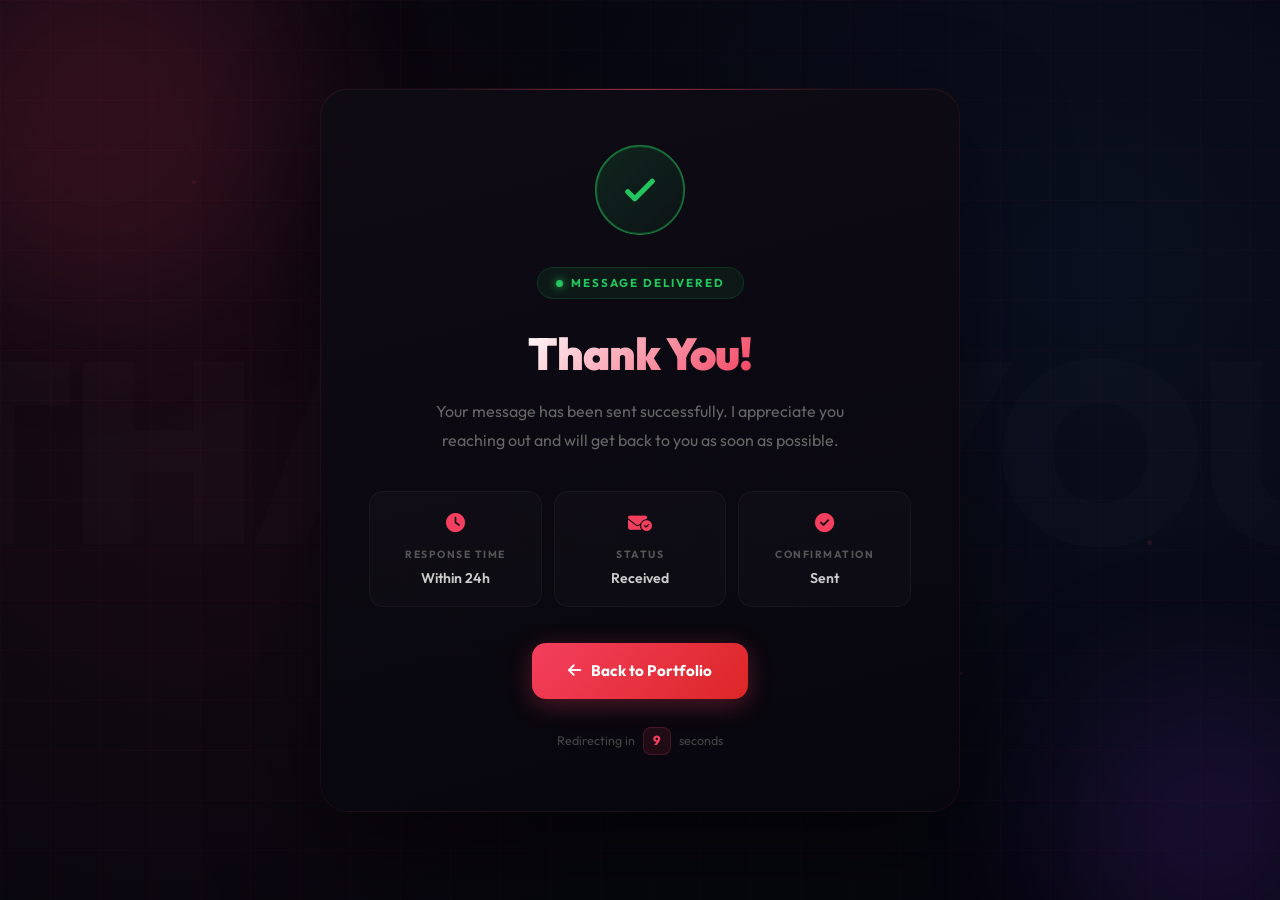
<file: thankyou.html>
<!DOCTYPE html>
<html lang="en">
<head>
    <meta charset="UTF-8">
    <meta name="viewport" content="width=device-width, initial-scale=1.0">
    <title>Thank You - Walid Chyboub</title>
    <link href="https://fonts.googleapis.com/css2?family=Outfit:wght@300;400;500;600;700;800;900&family=Inter:wght@400;500;600&display=swap" rel="stylesheet">
    <link rel="stylesheet" href="https://cdnjs.cloudflare.com/ajax/libs/font-awesome/6.4.0/css/all.min.css">
    <link rel="stylesheet" href="style.css">
    <style>
        *, *::before, *::after { box-sizing: border-box; margin: 0; padding: 0; }

        body {
            font-family: 'Outfit', 'Inter', sans-serif;
            background: #06060e;
            color: #fff;
            min-height: 100vh;
            display: flex;
            align-items: center;
            justify-content: center;
            overflow: hidden;
            position: relative;
            padding: 20px;
        }

        /* Animated grid background */
        .ty-grid-bg {
            position: fixed;
            inset: 0;
            background-image:
                linear-gradient(rgba(244, 63, 94, 0.03) 1px, transparent 1px),
                linear-gradient(90deg, rgba(244, 63, 94, 0.03) 1px, transparent 1px);
            background-size: 50px 50px;
            animation: gridMove 20s linear infinite;
            z-index: 0;
        }

        @keyframes gridMove {
            0% { transform: translate(0, 0); }
            100% { transform: translate(50px, 50px); }
        }

        /* Glow orbs */
        .ty-orb {
            position: fixed;
            border-radius: 50%;
            filter: blur(80px);
            opacity: 0.15;
            z-index: 0;
            pointer-events: none;
        }

        .ty-orb-1 {
            width: 400px; height: 400px;
            background: var(--red);
            top: -100px; left: -100px;
            animation: orbFloat 12s ease-in-out infinite;
        }

        .ty-orb-2 {
            width: 300px; height: 300px;
            background: #7c3aed;
            bottom: -80px; right: -80px;
            animation: orbFloat 15s ease-in-out infinite 3s;
        }

        @keyframes orbFloat {
            0%, 100% { transform: translate(0, 0); }
            50% { transform: translate(30px, -20px); }
        }

        /* Big background text */
        .ty-bg-text {
            position: fixed;
            top: 50%;
            left: 50%;
            transform: translate(-50%, -50%);
            font-size: 20vw;
            font-weight: 900;
            color: rgba(255, 255, 255, 0.015);
            white-space: nowrap;
            z-index: 0;
            pointer-events: none;
            letter-spacing: -6px;
        }

        /* Main container */
        .ty-container {
            position: relative;
            z-index: 2;
            max-width: 640px;
            width: 100%;
            text-align: center;
            animation: containerIn 1s cubic-bezier(0.16, 1, 0.3, 1) both;
        }

        @keyframes containerIn {
            from { opacity: 0; transform: translateY(40px) scale(0.96); }
            to { opacity: 1; transform: translateY(0) scale(1); }
        }

        /* Card */
        .ty-card {
            background: linear-gradient(165deg, rgba(15, 12, 20, 0.92), rgba(8, 6, 14, 0.97));
            border: 1px solid rgba(244, 63, 94, 0.08);
            border-radius: 28px;
            padding: 56px 48px;
            position: relative;
            overflow: hidden;
            box-shadow: 0 40px 100px rgba(0, 0, 0, 0.5),
                        inset 0 1px 0 rgba(255, 255, 255, 0.04);
        }

        /* Top glow line */
        .ty-card::before {
            content: '';
            position: absolute;
            top: -1px;
            left: 20%; right: 20%;
            height: 2px;
            background: linear-gradient(90deg, transparent, var(--red), transparent);
            opacity: 0.6;
        }

        /* Success icon */
        .ty-icon-wrap {
            position: relative;
            width: 90px; height: 90px;
            margin: 0 auto 32px;
        }

        .ty-icon-ring {
            position: absolute;
            inset: 0;
            border-radius: 50%;
            border: 2px solid rgba(34, 197, 94, 0.2);
            animation: ringExpand 2s ease-in-out infinite;
        }

        .ty-icon-ring-2 {
            animation-delay: 1s;
        }

        @keyframes ringExpand {
            0% { transform: scale(1); opacity: 0.5; }
            100% { transform: scale(1.8); opacity: 0; }
        }

        .ty-icon {
            width: 90px; height: 90px;
            background: linear-gradient(135deg, rgba(34, 197, 94, 0.15), rgba(34, 197, 94, 0.05));
            border: 1px solid rgba(34, 197, 94, 0.3);
            border-radius: 50%;
            display: flex;
            align-items: center;
            justify-content: center;
            position: relative;
            z-index: 2;
            animation: iconIn 0.8s 0.3s cubic-bezier(0.16, 1, 0.3, 1) both;
        }

        @keyframes iconIn {
            from { opacity: 0; transform: scale(0.5); }
            60% { transform: scale(1.1); }
            to { opacity: 1; transform: scale(1); }
        }

        .ty-icon i {
            font-size: 2.2rem;
            color: #22c55e;
        }

        /* Checkmark animation */
        .ty-check-svg {
            width: 42px; height: 42px;
        }

        .ty-check-path {
            stroke: #22c55e;
            stroke-width: 3;
            stroke-linecap: round;
            stroke-linejoin: round;
            fill: none;
            stroke-dasharray: 50;
            stroke-dashoffset: 50;
            animation: drawCheck 0.6s 0.8s ease forwards;
        }

        @keyframes drawCheck {
            to { stroke-dashoffset: 0; }
        }

        /* Status badge */
        .ty-status {
            display: inline-flex;
            align-items: center;
            gap: 8px;
            padding: 6px 18px;
            background: rgba(34, 197, 94, 0.08);
            border: 1px solid rgba(34, 197, 94, 0.15);
            border-radius: 50px;
            font-size: 0.72rem;
            font-weight: 700;
            color: #22c55e;
            letter-spacing: 2px;
            text-transform: uppercase;
            margin-bottom: 28px;
            animation: fadeUp 0.6s 0.5s ease both;
        }

        .ty-status-dot {
            width: 7px; height: 7px;
            border-radius: 50%;
            background: #22c55e;
            box-shadow: 0 0 10px #22c55e;
            animation: statusBlink 2s ease-in-out infinite;
        }

        @keyframes statusBlink {
            0%, 100% { opacity: 1; }
            50% { opacity: 0.3; }
        }

        @keyframes fadeUp {
            from { opacity: 0; transform: translateY(15px); }
            to { opacity: 1; transform: translateY(0); }
        }

        /* Title */
        .ty-title {
            font-size: clamp(2rem, 5vw, 2.8rem);
            font-weight: 900;
            letter-spacing: -1px;
            margin-bottom: 16px;
            line-height: 1.2;
            animation: fadeUp 0.7s 0.6s ease both;
        }

        .ty-title-gradient {
            background: linear-gradient(135deg, #fff, var(--red));
            -webkit-background-clip: text;
            background-clip: text;
            -webkit-text-fill-color: transparent;
        }

        /* Message */
        .ty-message {
            font-size: 1rem;
            color: #666;
            line-height: 1.8;
            max-width: 440px;
            margin: 0 auto 36px;
            animation: fadeUp 0.7s 0.7s ease both;
        }

        /* Info cards row */
        .ty-info-row {
            display: flex;
            gap: 12px;
            margin-bottom: 36px;
            animation: fadeUp 0.7s 0.8s ease both;
        }

        .ty-info-card {
            flex: 1;
            padding: 16px 14px;
            background: rgba(255, 255, 255, 0.02);
            border: 1px solid rgba(255, 255, 255, 0.04);
            border-radius: 14px;
            text-align: center;
            transition: border-color 0.3s;
        }

        .ty-info-card:hover {
            border-color: rgba(244, 63, 94, 0.15);
        }

        .ty-info-icon {
            font-size: 1.2rem;
            color: var(--red);
            margin-bottom: 8px;
        }

        .ty-info-label {
            font-size: 0.65rem;
            font-weight: 700;
            letter-spacing: 1.5px;
            color: #555;
            text-transform: uppercase;
            margin-bottom: 4px;
        }

        .ty-info-value {
            font-size: 0.88rem;
            font-weight: 600;
            color: #ccc;
        }

        /* CTA Button */
        .ty-btn {
            display: inline-flex;
            align-items: center;
            justify-content: center;
            gap: 10px;
            padding: 16px 36px;
            background: linear-gradient(135deg, var(--red), var(--red-dark));
            color: #fff;
            font-size: 0.95rem;
            font-weight: 700;
            border-radius: 14px;
            border: none;
            text-decoration: none;
            cursor: pointer;
            transition: all 0.35s cubic-bezier(0.23, 1, 0.32, 1);
            box-shadow: 0 6px 25px rgba(244, 63, 94, 0.3);
            position: relative;
            overflow: hidden;
            animation: fadeUp 0.7s 0.9s ease both;
        }

        .ty-btn::before {
            content: '';
            position: absolute;
            inset: 0;
            background: linear-gradient(135deg, rgba(255,255,255,0.15), transparent);
            opacity: 0;
            transition: opacity 0.3s;
        }

        .ty-btn:hover::before { opacity: 1; }

        .ty-btn:hover {
            transform: translateY(-4px);
            box-shadow: 0 15px 40px rgba(244, 63, 94, 0.5), 0 0 20px rgba(244, 63, 94, 0.2);
        }

        /* Countdown */
        .ty-countdown {
            margin-top: 28px;
            font-size: 0.78rem;
            color: #444;
            display: flex;
            align-items: center;
            justify-content: center;
            gap: 8px;
            animation: fadeUp 0.7s 1s ease both;
        }

        .ty-countdown-num {
            display: inline-flex;
            align-items: center;
            justify-content: center;
            width: 28px; height: 28px;
            background: rgba(244, 63, 94, 0.1);
            border: 1px solid rgba(244, 63, 94, 0.2);
            border-radius: 8px;
            font-weight: 800;
            color: var(--red);
            font-size: 0.82rem;
        }

        /* Floating particles */
        .ty-particle {
            position: fixed;
            border-radius: 50%;
            background: var(--red);
            opacity: 0.12;
            z-index: 0;
        }

        .ty-pt1 { width: 4px; height: 4px; top: 20%; left: 15%; animation: loadFloat 9s ease-in-out infinite; }
        .ty-pt2 { width: 5px; height: 5px; top: 60%; right: 10%; animation: loadFloat 11s ease-in-out infinite 2s; }
        .ty-pt3 { width: 3px; height: 3px; bottom: 25%; left: 75%; animation: loadFloat 8s ease-in-out infinite 4s; }

        @keyframes loadFloat {
            0%, 100% { transform: translateY(0) translateX(0); opacity: 0.12; }
            50% { transform: translateY(-25px) translateX(10px); opacity: 0.25; }
        }

        @media (max-width: 640px) {
            .ty-card { padding: 40px 24px; border-radius: 20px; }
            .ty-info-row { flex-direction: column; }
            .ty-icon-wrap { width: 72px; height: 72px; }
            .ty-icon { width: 72px; height: 72px; }
            .ty-icon i { font-size: 1.7rem; }
        }
    </style>
</head>
<body>
    <!-- Background elements -->
    <div class="ty-grid-bg"></div>
    <div class="ty-orb ty-orb-1"></div>
    <div class="ty-orb ty-orb-2"></div>
    <div class="ty-bg-text">THANK YOU</div>
    <div class="ty-particle ty-pt1"></div>
    <div class="ty-particle ty-pt2"></div>
    <div class="ty-particle ty-pt3"></div>

    <div class="ty-container">
        <div class="ty-card">
            <!-- Success icon -->
            <div class="ty-icon-wrap">
                <div class="ty-icon-ring"></div>
                <div class="ty-icon-ring ty-icon-ring-2"></div>
                <div class="ty-icon">
                    <svg class="ty-check-svg" viewBox="0 0 24 24">
                        <path class="ty-check-path" d="M5 13l4 4L19 7" />
                    </svg>
                </div>
            </div>

            <!-- Status -->
            <div class="ty-status">
                <span class="ty-status-dot"></span> Message Delivered
            </div>

            <!-- Title -->
            <h1 class="ty-title">
                <span class="ty-title-gradient">Thank You!</span>
            </h1>

            <!-- Message -->
            <p class="ty-message">
                Your message has been sent successfully. I appreciate you reaching out and will get back to you as soon as possible.
            </p>

            <!-- Info cards -->
            <div class="ty-info-row">
                <div class="ty-info-card">
                    <div class="ty-info-icon"><i class="fas fa-clock"></i></div>
                    <div class="ty-info-label">Response Time</div>
                    <div class="ty-info-value">Within 24h</div>
                </div>
                <div class="ty-info-card">
                    <div class="ty-info-icon"><i class="fas fa-envelope-circle-check"></i></div>
                    <div class="ty-info-label">Status</div>
                    <div class="ty-info-value">Received</div>
                </div>
                <div class="ty-info-card">
                    <div class="ty-info-icon"><i class="fas fa-circle-check"></i></div>
                    <div class="ty-info-label">Confirmation</div>
                    <div class="ty-info-value">Sent</div>
                </div>
            </div>

            <!-- CTA -->
            <a href="index.html" class="ty-btn">
                <i class="fas fa-arrow-left"></i> Back to Portfolio
            </a>

            <!-- Countdown -->
            <div class="ty-countdown">
                Redirecting in <span class="ty-countdown-num" id="countdown">10</span> seconds
            </div>
        </div>
    </div>

    <script>
        let timeLeft = 10;
        const countdownEl = document.getElementById('countdown');

        const timer = setInterval(() => {
            timeLeft--;
            if (countdownEl) countdownEl.textContent = timeLeft;
            if (timeLeft <= 0) {
                clearInterval(timer);
                window.location.href = 'index.html';
            }
        }, 1000);
    </script>
</body>
</html>
</file>
<file: style.css>
*, *::before, *::after { box-sizing: border-box; margin: 0; padding: 0; }

:root {
    --red:        #f43f5e; 
    --red-dark:   #dc2626; 
    --bg:         #020617; 
    --bg-card:    rgba(30, 41, 59, 0.5); 
    --bg-dark:    #0f172a; 
    --border:     rgba(255, 255, 255, 0.1);
    --text:       #ffffff;
    --text-muted: #94a3b8; 
    --text-light: #cbd5e1; 
}

html { scroll-behavior: smooth; }

body {
    font-family: 'Outfit', 'Inter', sans-serif;
    background-color: var(--bg);
    
    background-image: 
        linear-gradient(rgba(255, 255, 255, 0.03) 1px, transparent 1px),
        linear-gradient(90deg, rgba(255, 255, 255, 0.03) 1px, transparent 1px);
    background-size: 30px 30px;
    background-position: center;
    color: var(--text);
    line-height: 1.6;
    position: relative;
}


body::before {
    content: '';
    position: absolute;
    top: 0; left: 0; right: 0; height: 100vh;
    background: radial-gradient(circle at 15% 50%, rgba(244, 63, 94, 0.08), transparent 50%),
                radial-gradient(circle at 85% 30%, rgba(59, 130, 246, 0.08), transparent 50%);
    pointer-events: none;
    z-index: -1;
}

body.loading-active {
    overflow: hidden;
}

a { text-decoration: none; color: inherit; }
ul { list-style: none; }
img { max-width: 100%; display: block; }
strong { color: var(--text); }


.red          { color: var(--red); }
.red-icon     { color: var(--red); font-size: 1.4rem; flex-shrink: 0; }


#header {
    position: fixed;
    top: 0; left: 0; right: 0;
    z-index: 1000;
    background: rgba(2, 6, 23, 0.6);
    backdrop-filter: blur(12px);
    -webkit-backdrop-filter: blur(12px);
    border-bottom: 1px solid rgba(255, 255, 255, 0.05);
    transition: all 0.3s ease;
}

.nav-container {
    max-width: 1200px;
    margin: 0 auto;
    padding: 0 24px;
    height: 64px;
    display: flex;
    align-items: center;
    justify-content: space-between;
}

.nav-logo {
    font-size: 1.3rem;
    font-weight: 800;
    color: var(--text);
    letter-spacing: -0.3px;
    transition: all 0.3s;
    font-family: 'Outfit', monospace;
}
.logo-bracket {
    color: var(--red);
    font-weight: 400;
}
.nav-logo:hover { color: var(--red); }

.nav-pill {
    display: flex;
    align-items: center;
    gap: 4px;
    background: rgba(255, 255, 255, 0.04);
    border: 1px solid rgba(255, 255, 255, 0.08);
    border-radius: 50px;
    padding: 4px 6px;
    position: relative;
    backdrop-filter: blur(10px);
}

.nav-pill-indicator {
    position: absolute;
    height: calc(100% - 8px);
    border-radius: 50px;
    background: rgba(244, 63, 94, 0.15);
    border: 1px solid rgba(244, 63, 94, 0.3);
    transition: all 0.4s cubic-bezier(0.23, 1, 0.32, 1);
    z-index: 0;
    pointer-events: none;
}

.nav-link {
    font-size: 0.85rem;
    font-weight: 500;
    color: var(--text-muted);
    transition: color 0.3s;
    position: relative;
    z-index: 1;
    padding: 8px 16px;
    border-radius: 50px;
    display: flex;
    align-items: center;
    gap: 6px;
    white-space: nowrap;
}

.nav-link i {
    font-size: 0.75rem;
    transition: color 0.3s;
}

.nav-link:hover, .nav-link.active {
    color: var(--text);
}

.nav-link.active i {
    color: var(--red);
}

.nav-cta-btn {
    font-size: 0.85rem;
    font-weight: 600;
    color: #fff;
    background: var(--red);
    padding: 10px 20px;
    border-radius: 50px;
    display: flex;
    align-items: center;
    gap: 8px;
    transition: all 0.3s;
    box-shadow: 0 4px 15px rgba(244, 63, 94, 0.3);
}
.nav-cta-btn:hover {
    background: #e11d48;
    transform: translateY(-2px);
    box-shadow: 0 6px 20px rgba(244, 63, 94, 0.4);
}
.nav-cta-btn i {
    font-size: 0.75rem;
    transition: transform 0.3s;
}
.nav-cta-btn:hover i {
    transform: translateX(3px);
}


.hamburger {
    display: none;
    flex-direction: column;
    gap: 5px;
    background: none;
    border: none;
    cursor: pointer;
    padding: 4px;
}
.hamburger span {
    width: 24px;
    height: 2px;
    background: var(--text);
    border-radius: 2px;
    transition: 0.4s;
    display: block;
}
.hamburger.open span:nth-child(1) { transform: rotate(45deg) translate(5px, 5px); }
.hamburger.open span:nth-child(2) { opacity: 0; }
.hamburger.open span:nth-child(3) { transform: rotate(-45deg) translate(4px,-4px); }


.hero {
    min-height: 100vh;
    padding-top: 20px;
    max-width: 1200px;
    margin: 0 auto;
    padding-left: 24px;
    padding-right: 24px;
    display: flex;
    align-items: center;
    gap: 60px;
}

.hero-left {
    flex: 1;
    max-width: 580px;
}

.hero-label {
    font-size: 0.8rem;
    font-weight: 700;
    letter-spacing: 3px;
    text-transform: uppercase;
    color: var(--red);
    margin-bottom: 16px;
}

.hero-title {
    font-size: clamp(2.8rem, 5.5vw, 4.5rem);
    font-weight: 900;
    line-height: 1.1;
    letter-spacing: -1.5px;
    margin-bottom: 24px;
    color: var(--text);
}


.word-rotator {
    display: inline-flex;
    flex-wrap: nowrap;
    overflow: hidden;
    vertical-align: bottom;
    height: 1.1em;
    color: var(--text-light);
}

.word-rotator-inner {
    display: flex;
    flex-direction: column;
    animation: wordSpin 8s cubic-bezier(0.68, -0.55, 0.27, 1.55) infinite;
}

.word-rotator-inner span {
    height: 1.1em;
    line-height: 1.1em;
    display: flex;
    align-items: center;
}

@keyframes wordSpin {
    0%, 20% { transform: translateY(0); }
    28%, 53% { transform: translateY(-25%); }
    61%, 86% { transform: translateY(-50%); }
    94%, 100% { transform: translateY(-75%); }
}

.hero-desc {
    font-size: 1.05rem;
    color: var(--text-light);
    line-height: 1.8;
    margin-bottom: 28px;
    max-width: 500px;
}


.blink-cursor {
    display: inline-block;
    width: 2px;
    background: var(--red);
    animation: blink 0.9s step-end infinite;
    vertical-align: text-bottom;
    height: 1.1em;
    margin-left: 1px;
}
@keyframes blink { 0%,100% { opacity:1; } 50% { opacity:0; } }


.skill-pills {
    display: flex;
    flex-wrap: wrap;
    gap: 10px;
    margin-bottom: 32px;
}

.pill {
    padding: 6px 16px;
    background: rgba(255,255,255,0.06);
    border: 1px solid var(--border);
    border-radius: 50px;
    font-size: 0.85rem;
    font-weight: 500;
    color: var(--text-light);
    transition: all 0.25s;
}
.pill:hover { border-color: var(--red); color: var(--red); }


.hero-cta {
    display: flex;
    gap: 16px;
    flex-wrap: wrap;
    margin-bottom: 36px;
}

.btn-red {
    display: inline-flex;
    align-items: center;
    gap: 8px;
    padding: 13px 28px;
    background: linear-gradient(135deg, var(--red), var(--red-dark));
    color: #fff;
    font-weight: 700;
    font-size: 0.95rem;
    border-radius: 8px;
    border: none;
    cursor: pointer;
    transition: all 0.3s;
    text-decoration: none;
    box-shadow: 0 4px 15px rgba(244, 63, 94, 0.4);
}
.btn-red:hover { 
    transform: translateY(-3px) scale(1.05); 
    box-shadow: 0 10px 30px rgba(244, 63, 94, 0.6), 0 0 15px rgba(244, 63, 94, 0.4); 
    filter: brightness(1.2);
}
.btn-red.btn-full { width: 100%; justify-content: center; font-size: 1rem; padding: 15px; }

.btn-ghost {
    display: inline-flex;
    align-items: center;
    gap: 8px;
    padding: 13px 28px;
    background: rgba(255, 255, 255, 0.03);
    color: var(--text);
    font-weight: 600;
    font-size: 0.95rem;
    border-radius: 8px;
    border: 1px solid var(--border);
    backdrop-filter: blur(8px);
    cursor: pointer;
    transition: all 0.3s;
    text-decoration: none;
}
.btn-ghost:hover { 
    background: rgba(255, 255, 255, 0.08); 
    border-color: rgba(255, 255, 255, 0.2); 
    transform: translateY(-2px); 
}


.hero-socials {
    display: flex;
    gap: 14px;
}
.hero-socials a {
    width: 44px; height: 44px;
    display: flex; align-items: center; justify-content: center;
    border-radius: 8px;
    border: 1px solid var(--border);
    background: rgba(255, 255, 255, 0.02);
    backdrop-filter: blur(4px);
    font-size: 1.2rem;
    color: var(--text-muted);
    transition: all 0.3s;
}
.hero-socials a:hover { 
    border-color: var(--red); 
    color: var(--red); 
    transform: translateY(-3px); 
    background: rgba(244, 63, 94, 0.1);
    box-shadow: 0 4px 15px rgba(244, 63, 94, 0.2);
}


.hero-right {
    flex: 1;
    display: flex;
    justify-content: center;
    align-items: center;
    position: relative;
    width: 100%;
}

.spline-container {
    width: 100%;
    height: 500px; 
    position: relative;
    z-index: 2;
    border-radius: 20px;
    overflow: hidden;
}

.spline-container iframe,
.spline-container spline-viewer {
    position: absolute;
    top: 0;
    left: 0;
    width: 100%;
    height: calc(100% + 120px); 
    mix-blend-mode: screen; 
}

.hero-glow {
    position: absolute;
    width: 500px; height: 500px;
    background: radial-gradient(circle, rgba(244, 63, 94, 0.2) 0%, transparent 60%);
    border-radius: 50%;
    top: 50%; left: 50%;
    transform: translate(-50%, -50%);
    z-index: 1;
    pointer-events: none;
    filter: blur(40px);
}


.section {
    padding: 100px 24px;
}

.section-dark {
    background: var(--bg-dark);
}

.section-inner {
    max-width: 1200px;
    margin: 0 auto;
}

.section-eyebrow {
    font-size: 0.78rem;
    font-weight: 700;
    letter-spacing: 3px;
    text-transform: uppercase;
    color: var(--red);
    margin-bottom: 10px;
}

.section-title {
    font-size: clamp(2rem, 4vw, 3rem);
    font-weight: 900;
    letter-spacing: -1px;
    margin-bottom: 60px;
    line-height: 1.15;
}


.about-grid {
    display: grid;
    grid-template-columns: 1fr 1fr;
    gap: 60px;
    align-items: start;
}

.about-visual {
    display: flex;
    flex-direction: column;
    gap: 24px;
}

.dev-illustration-wrap {
    position: relative;
    display: flex;
    justify-content: center;
    align-items: center;
    padding: 20px;
}

.dev-illustration {
    width: 100%;
    max-width: 420px;
    border-radius: 20px;
    animation: devFloat 4s ease-in-out infinite;
    filter: drop-shadow(0 10px 40px rgba(244, 63, 94, 0.25));
    position: relative;
    z-index: 2;
}

@keyframes devFloat {
    0%, 100% { transform: translateY(0px); }
    50%       { transform: translateY(-12px); }
}

.dev-glow-ring {
    position: absolute;
    width: 320px; height: 320px;
    border-radius: 50%;
    background: radial-gradient(circle, rgba(244, 63, 94, 0.15) 0%, transparent 65%);
    animation: ringPulse 4s ease-in-out infinite;
    z-index: 1;
    pointer-events: none;
}

@keyframes ringPulse {
    0%, 100% { transform: scale(1); opacity: 0.6; }
    50%       { transform: scale(1.1); opacity: 1; }
}

.floating-badge {
    position: absolute;
    background: rgba(15, 15, 25, 0.85);
    border: 1px solid rgba(244, 63, 94, 0.35);
    backdrop-filter: blur(12px);
    border-radius: 40px;
    padding: 8px 16px;
    font-size: 0.78rem;
    font-weight: 700;
    color: var(--text);
    display: flex;
    align-items: center;
    gap: 6px;
    white-space: nowrap;
    z-index: 5;
    box-shadow: 0 4px 20px rgba(244, 63, 94, 0.2);
}

.floating-badge i { color: var(--red); }

.badge-1 {
    top: 10%; left: -10%;
    animation: badgeFloat1 5s ease-in-out infinite;
}
.badge-2 {
    top: 50%; right: -12%;
    animation: badgeFloat2 6s ease-in-out infinite;
}
.badge-3 {
    bottom: 5%; left: 5%;
    animation: badgeFloat3 4.5s ease-in-out infinite;
}

@keyframes badgeFloat1 {
    0%, 100% { transform: translateY(0) rotate(-3deg); }
    50%       { transform: translateY(-8px) rotate(0deg); }
}
@keyframes badgeFloat2 {
    0%, 100% { transform: translateY(0) rotate(2deg); }
    50%       { transform: translateY(-10px) rotate(-1deg); }
}
@keyframes badgeFloat3 {
    0%, 100% { transform: translateY(0) rotate(1deg); }
    50%       { transform: translateY(-6px) rotate(-2deg); }
}

.info-cards-row {
    display: flex;
    flex-direction: column;
    gap: 12px;
}



.about-text p {
    color: var(--text-light);
    line-height: 1.9;
    margin-bottom: 20px;
    font-size: 1.02rem;
}

.about-stats {
    display: flex;
    gap: 30px;
    margin-top: 36px;
    flex-wrap: wrap;
}

.stat-box {
    text-align: center;
    padding: 24px 20px;
    background: rgba(255, 255, 255, 0.02);
    border: 1px solid rgba(255, 255, 255, 0.05);
    border-radius: 16px;
    transition: all 0.35s cubic-bezier(0.23, 1, 0.32, 1);
    position: relative;
    overflow: hidden;
}

.stat-box::before {
    content: '';
    position: absolute;
    inset: 0;
    background: radial-gradient(circle at center, rgba(244, 63, 94, 0.08), transparent 70%);
    opacity: 0;
    transition: opacity 0.4s;
}

.stat-box:hover::before { opacity: 1; }

.stat-box:hover {
    border-color: rgba(244, 63, 94, 0.2);
    transform: translateY(-6px);
    box-shadow: 0 15px 30px rgba(0, 0, 0, 0.2);
}

.stat-icon {
    font-size: 1.2rem;
    color: var(--red);
    margin-bottom: 10px;
    opacity: 0.7;
}

.stat-num {
    font-size: 2.4rem;
    font-weight: 900;
    color: var(--red);
    letter-spacing: -1px;
    line-height: 1;
    position: relative;
}

.stat-lbl {
    font-size: 0.78rem;
    color: var(--text-muted);
    margin-top: 8px;
    font-weight: 600;
    letter-spacing: 0.5px;
}

/* About intro badge */
.about-intro-badge {
    display: inline-flex;
    align-items: center;
    gap: 8px;
    padding: 6px 16px;
    background: rgba(244, 63, 94, 0.08);
    border: 1px solid rgba(244, 63, 94, 0.15);
    border-radius: 8px;
    font-size: 0.78rem;
    font-weight: 700;
    color: var(--red);
    letter-spacing: 1px;
    font-family: 'Consolas', 'Monaco', monospace;
    margin-bottom: 24px;
}

/* Highlight items */
.about-highlights {
    display: flex;
    flex-direction: column;
    gap: 16px;
    margin-top: 8px;
    margin-bottom: 12px;
}

.about-highlight-item {
    display: flex;
    align-items: flex-start;
    gap: 16px;
    padding: 18px;
    background: rgba(255, 255, 255, 0.02);
    border: 1px solid rgba(255, 255, 255, 0.05);
    border-radius: 14px;
    transition: all 0.35s cubic-bezier(0.23, 1, 0.32, 1);
}

.about-highlight-item:hover {
    border-color: rgba(244, 63, 94, 0.2);
    background: rgba(244, 63, 94, 0.03);
    transform: translateX(6px);
}

.highlight-icon {
    width: 42px; height: 42px;
    border-radius: 12px;
    background: linear-gradient(135deg, rgba(244, 63, 94, 0.12), rgba(244, 63, 94, 0.04));
    border: 1px solid rgba(244, 63, 94, 0.15);
    display: flex;
    align-items: center;
    justify-content: center;
    color: var(--red);
    font-size: 1rem;
    flex-shrink: 0;
}

.about-highlight-item h4 {
    font-size: 0.95rem;
    font-weight: 700;
    color: var(--text);
    margin-bottom: 4px;
}

.about-highlight-item p {
    font-size: 0.82rem !important;
    color: var(--text-muted) !important;
    line-height: 1.5 !important;
    margin-bottom: 0 !important;
}

/* Code block decoration */
.about-code-block {
    background: rgba(5, 5, 15, 0.8);
    border: 1px solid rgba(255, 255, 255, 0.06);
    border-radius: 14px;
    overflow: hidden;
    font-family: 'Consolas', 'Monaco', monospace;
}

.code-header {
    display: flex;
    align-items: center;
    gap: 12px;
    padding: 12px 16px;
    background: rgba(255, 255, 255, 0.02);
    border-bottom: 1px solid rgba(255, 255, 255, 0.04);
}

.code-dots {
    display: flex;
    gap: 6px;
}

.c-dot {
    width: 10px; height: 10px;
    border-radius: 50%;
}

.c-red { background: #ff5f57; }
.c-yellow { background: #ffbd2e; }
.c-green { background: #28c940; }

.code-filename {
    font-size: 0.7rem;
    color: #555;
    font-weight: 600;
    letter-spacing: 0.5px;
}

.code-body {
    padding: 18px 20px;
}

.code-body code {
    font-size: 0.78rem;
    line-height: 1.8;
    color: #8b8fa3;
}

.code-kw { color: #c084fc; }
.code-var { color: #60a5fa; }
.code-prop { color: #f472b6; }
.code-str { color: #34d399; }
.code-bool { color: #fbbf24; }
.code-num { color: #f97316; }

.about-cards {
    display: flex;
    flex-direction: column;
    gap: 16px;
}

.info-card {
    display: flex;
    align-items: flex-start;
    gap: 20px;
    padding: 24px;
    background: var(--bg-card);
    backdrop-filter: blur(12px);
    -webkit-backdrop-filter: blur(12px);
    border: 1px solid var(--border);
    border-radius: 12px;
    transition: all 0.3s;
    box-shadow: 0 4px 6px rgba(0, 0, 0, 0.1);
}

.info-card:hover {
    border-color: rgba(244, 63, 94, 0.4);
    transform: translateX(6px);
    box-shadow: 0 10px 20px rgba(0, 0, 0, 0.2), inset 0 0 0 1px rgba(244, 63, 94, 0.1);
}

.info-card h4 {
    font-size: 1.05rem;
    font-weight: 700;
    margin-bottom: 6px;
    color: var(--text);
}

.info-card p {
    font-size: 0.9rem;
    color: var(--text-muted);
    line-height: 1.6;
}


.tech-logo-grid {
    display: flex;
    flex-direction: column;
    gap: 40px;
}

.skill-group-label {
    font-size: 0.75rem;
    font-weight: 700;
    letter-spacing: 3px;
    text-transform: uppercase;
    color: var(--text-muted);
    margin-bottom: -20px;
    display: flex;
    align-items: center;
    gap: 12px;
}
.skill-group-label::after {
    content: '';
    flex: 1;
    height: 1px;
    background: linear-gradient(90deg, var(--border), transparent);
}

.tech-logo-row {
    display: flex;
    flex-wrap: wrap;
    gap: 16px;
}

.tech-logo-card {
    display: flex;
    flex-direction: column;
    align-items: center;
    justify-content: center;
    gap: 12px;
    width: 100px;
    height: 100px;
    background: var(--bg-card);
    backdrop-filter: blur(12px);
    -webkit-backdrop-filter: blur(12px);
    border: 1px solid var(--border);
    border-radius: 16px;
    cursor: default;
    transition: all 0.3s cubic-bezier(0.4, 0, 0.2, 1);
    position: relative;
    overflow: hidden;
}

.tech-logo-card::before {
    content: '';
    position: absolute;
    inset: 0;
    background: radial-gradient(circle at center, color-mix(in srgb, var(--icon-color) 20%, transparent), transparent 70%);
    opacity: 0;
    transition: opacity 0.3s;
}

.tech-logo-card:hover::before {
    opacity: 1;
}

.tech-logo-card:hover {
    transform: translateY(-8px) scale(1.05);
    border-color: color-mix(in srgb, var(--icon-color) 60%, transparent);
    box-shadow: 0 15px 30px rgba(0,0,0,0.4), 0 0 20px color-mix(in srgb, var(--icon-color) 20%, transparent);
    background: rgba(30, 41, 59, 0.7);
}

.tech-logo-card i {
    font-size: 2.2rem;
    color: var(--text-muted); 
    transition: all 0.3s;
    position: relative;
    z-index: 1;
    filter: drop-shadow(0 2px 4px rgba(0,0,0,0.5));
}

.tech-logo-card:hover i {
    color: var(--icon-color, #fff); 
    transform: scale(1.15);
    filter: drop-shadow(0 0 8px color-mix(in srgb, var(--icon-color) 50%, transparent));
}

.tech-logo-card span {
    font-size: 0.75rem;
    font-weight: 600;
    color: var(--text-muted);
    text-align: center;
    position: relative;
    z-index: 1;
    transition: color 0.3s;
    line-height: 1;
}

.tech-logo-card:hover span {
    color: #fff;
}

@media (max-width: 768px) {
    .tech-logo-card { width: 85px; height: 85px; }
    .tech-logo-card i { font-size: 1.8rem; }
}


.skills-grid {

    display: grid;
    grid-template-columns: repeat(2, 1fr);
    gap: 24px;
}

.skill-category {
    background: var(--bg-card);
    border: 1px solid var(--border);
    border-radius: 14px;
    padding: 28px;
    transition: border-color 0.25s;
}

.skill-category:hover {
    border-color: rgba(239,68,68,0.3);
}

.skill-cat-header {
    display: flex;
    align-items: center;
    gap: 14px;
    margin-bottom: 20px;
}

.skill-cat-header h3 {
    font-size: 1.05rem;
    font-weight: 700;
}

.skill-tags {
    display: flex;
    flex-wrap: wrap;
    gap: 10px;
}

.skill-tag {
    padding: 6px 14px;
    background: rgba(255,255,255,0.04);
    border: 1px solid var(--border);
    border-radius: 6px;
    font-size: 0.82rem;
    font-weight: 500;
    display: flex;
    align-items: center;
    gap: 7px;
    color: var(--text-light);
    transition: all 0.2s;
}

.skill-tag:hover {
    border-color: var(--red);
    color: var(--text);
    background: rgba(239,68,68,0.08);
}

.skill-tag i { color: var(--red); font-size: 0.9em; }


.filter-tabs {
    display: flex;
    gap: 12px;
    margin-bottom: 40px;
    flex-wrap: wrap;
}

.filter-btn {
    padding: 10px 24px;
    background: rgba(30, 41, 59, 0.4);
    backdrop-filter: blur(8px);
    border: 1px solid rgba(255, 255, 255, 0.05);
    border-radius: 8px;
    color: var(--text-muted);
    font-size: 0.9rem;
    font-weight: 600;
    cursor: pointer;
    transition: all 0.3s ease;
    font-family: 'Outfit', 'Inter', sans-serif;
}

.filter-btn:hover,
.filter-btn.active {
    background: linear-gradient(135deg, var(--red), var(--red-dark));
    border-color: transparent;
    color: #fff;
    box-shadow: 0 4px 15px rgba(244, 63, 94, 0.3);
}

.projects-grid {
    display: grid;
    grid-template-columns: repeat(3, 1fr);
    gap: 30px;
}

/* ---- PROJECT CARD — PREMIUM REDESIGN ---- */
.project-card {
    position: relative;
    background: linear-gradient(165deg, rgba(20, 25, 45, 0.95), rgba(10, 12, 28, 0.98));
    border: 1px solid rgba(255, 255, 255, 0.06);
    border-radius: 20px;
    overflow: hidden;
    display: flex;
    flex-direction: column;
    cursor: pointer;
    transition: transform 0.5s cubic-bezier(0.23, 1, 0.32, 1),
                border-color 0.4s ease,
                box-shadow 0.5s ease;
    box-shadow: 0 8px 32px rgba(0, 0, 0, 0.3),
                inset 0 1px 0 rgba(255, 255, 255, 0.04);
}

.project-card:hover {
    transform: translateY(-12px);
    border-color: rgba(244, 63, 94, 0.35);
    box-shadow: 0 30px 60px rgba(0, 0, 0, 0.5),
                0 0 40px rgba(244, 63, 94, 0.08),
                inset 0 1px 0 rgba(255, 255, 255, 0.06);
}

/* Animated border gradient on hover */
.card-border-glow {
    position: absolute;
    inset: 0;
    border-radius: 20px;
    pointer-events: none;
    z-index: 1;
    overflow: hidden;
    opacity: 0;
    transition: opacity 0.4s ease;
}

.card-border-glow::before {
    content: '';
    position: absolute;
    top: -50%;
    left: -50%;
    width: 30px;
    height: 200%;
    background: linear-gradient(90deg, transparent, rgba(255, 255, 255, 0.25), transparent);
    transform: rotate(25deg);
    animation: none;
}

.project-card:hover .card-border-glow {
    opacity: 1;
}

.project-card:hover .card-border-glow::before {
    animation: cardShineSlide 1.8s ease-in-out infinite;
}

@keyframes cardShineSlide {
    0% { left: -50%; }
    100% { left: 150%; }
}

/* Background glow that follows hover */
.card-glow {
    position: absolute;
    width: 300px; height: 300px;
    border-radius: 50%;
    background: radial-gradient(circle, rgba(244, 63, 94, 0.15), transparent 70%);
    pointer-events: none;
    opacity: 0;
    transition: opacity 0.4s;
    z-index: 0;
    top: 50%; left: 50%;
    transform: translate(-50%, -50%);
    filter: blur(40px);
}

.project-card:hover .card-glow {
    opacity: 1;
}

/* Card Number */
.card-number {
    position: absolute;
    top: 16px; left: 16px;
    font-size: 3.5rem;
    font-weight: 900;
    color: rgba(255, 255, 255, 0.03);
    line-height: 1;
    z-index: 1;
    pointer-events: none;
    transition: color 0.5s;
    letter-spacing: -2px;
}

.project-card:hover .card-number {
    color: rgba(244, 63, 94, 0.1);
}

/* ---- IMAGE AREA (visible top section) ---- */
.project-img-wrap {
    position: relative;
    width: 100%;
    height: 220px;
    overflow: hidden;
    z-index: 1;
    flex-shrink: 0;
}

.project-img-wrap img {
    width: 100%; height: 100%;
    object-fit: cover;
    object-position: top center;
    transition: transform 0.7s cubic-bezier(0.23, 1, 0.32, 1),
                filter 0.5s ease;
    filter: brightness(0.85) saturate(1);
}

.project-card:hover .project-img-wrap img {
    transform: scale(1.06);
    filter: brightness(0.95) saturate(1.1);
}

/* Overlay on hover */
.project-img-overlay {
    position: absolute;
    inset: 0;
    background: linear-gradient(
        180deg,
        rgba(2, 6, 23, 0.1) 0%,
        rgba(2, 6, 23, 0.35) 50%,
        rgba(2, 6, 23, 0.6) 100%
    );
    display: flex;
    align-items: center;
    justify-content: center;
    opacity: 0;
    transition: opacity 0.4s ease;
}

.project-card:hover .project-img-overlay {
    opacity: 1;
}

.overlay-content {
    display: flex;
    flex-direction: column;
    align-items: center;
    gap: 10px;
    transform: translateY(20px);
    transition: transform 0.5s cubic-bezier(0.23, 1, 0.32, 1);
}

.project-card:hover .overlay-content {
    transform: translateY(0);
}

.overlay-icon {
    width: 52px; height: 52px;
    border-radius: 50%;
    background: rgba(244, 63, 94, 0.2);
    border: 1px solid rgba(244, 63, 94, 0.5);
    backdrop-filter: blur(10px);
    display: flex;
    align-items: center;
    justify-content: center;
    color: #fff;
    font-size: 1.1rem;
    transition: transform 0.3s, background 0.3s;
}

.project-card:hover .overlay-icon {
    animation: overlayPop 0.6s cubic-bezier(0.23, 1, 0.32, 1);
}

@keyframes overlayPop {
    0% { transform: scale(0.6); opacity: 0; }
    60% { transform: scale(1.15); }
    100% { transform: scale(1); opacity: 1; }
}

.overlay-text {
    font-size: 0.78rem;
    font-weight: 700;
    letter-spacing: 2px;
    text-transform: uppercase;
    color: rgba(255, 255, 255, 0.8);
}

/* Year badge inside image */
.card-year-badge {
    position: absolute;
    top: 14px; right: 14px;
    background: rgba(0, 0, 0, 0.55);
    backdrop-filter: blur(10px);
    border: 1px solid rgba(255, 255, 255, 0.08);
    border-radius: 8px;
    padding: 5px 12px;
    font-size: 0.7rem;
    font-weight: 700;
    color: rgba(255, 255, 255, 0.7);
    display: flex;
    align-items: center;
    gap: 6px;
    z-index: 5;
    letter-spacing: 0.5px;
}

.card-year-badge i {
    color: var(--red);
    font-size: 0.65rem;
}

/* Status indicator */
.card-status {
    position: absolute;
    bottom: 14px; left: 14px;
    background: rgba(0, 0, 0, 0.55);
    backdrop-filter: blur(10px);
    border: 1px solid rgba(34, 197, 94, 0.2);
    border-radius: 20px;
    padding: 4px 12px;
    font-size: 0.68rem;
    font-weight: 700;
    color: #22c55e;
    display: flex;
    align-items: center;
    gap: 6px;
    z-index: 5;
    letter-spacing: 1px;
    text-transform: uppercase;
    text-decoration: none;
    cursor: pointer;
    transition: all 0.3s ease;
}

.card-status:hover {
    background: rgba(34, 197, 94, 0.2);
    border-color: rgba(34, 197, 94, 0.5);
    box-shadow: 0 4px 15px rgba(34, 197, 94, 0.3);
    transform: translateY(-1px);
}

/* ---- PROJECT DESCRIPTION ---- */
.project-desc {
    font-size: 0.9rem;
    color: var(--text-muted);
    line-height: 1.7;
    margin-bottom: 16px;
    display: -webkit-box;
    -webkit-line-clamp: 3;
    -webkit-box-orient: vertical;
    overflow: hidden;
}

.status-dot {
    width: 6px; height: 6px;
    border-radius: 50%;
    background: #22c55e;
    box-shadow: 0 0 8px #22c55e;
    animation: statusBlink 2s ease-in-out infinite;
}

@keyframes statusBlink {
    0%, 100% { opacity: 1; }
    50% { opacity: 0.3; }
}

/* ---- CARD BODY ---- */
.project-body {
    padding: 28px 32px 24px;
    display: flex;
    flex-direction: column;
    flex: 1;
    position: relative;
    z-index: 2;
    background: linear-gradient(165deg, rgba(20, 25, 45, 0.98), rgba(10, 12, 28, 1));
}

.project-tech-row {
    display: flex;
    gap: 6px;
    flex-wrap: wrap;
    margin-bottom: 0;
}

.tech-badge {
    padding: 4px 12px;
    background: rgba(244, 63, 94, 0.08);
    color: var(--red);
    border: 1px solid rgba(244, 63, 94, 0.15);
    border-radius: 20px;
    font-size: 0.7rem;
    font-weight: 700;
    letter-spacing: 0.5px;
    text-transform: uppercase;
    transition: all 0.3s;
}

.project-card:hover .tech-badge {
    background: rgba(244, 63, 94, 0.12);
    border-color: rgba(244, 63, 94, 0.3);
}

.project-title {
    font-size: 1.4rem;
    font-weight: 800;
    margin-bottom: 12px;
    color: var(--text);
    letter-spacing: -0.3px;
    transition: color 0.3s;
}

.project-card:hover .project-title {
    background: linear-gradient(90deg, #fff, var(--red));
    -webkit-background-clip: text;
    background-clip: text;
    -webkit-text-fill-color: transparent;
}

/* ---- CARD ACTION BUTTONS ---- */
.card-actions {
    margin-top: auto;
    padding-top: 18px;
    display: flex;
    gap: 10px;
}

.card-btn {
    flex: 1;
    padding: 10px 14px;
    font-size: 0.78rem;
    font-weight: 700;
    letter-spacing: 0.5px;
    text-transform: uppercase;
    border-radius: 10px;
    cursor: pointer;
    text-decoration: none;
    display: inline-flex;
    align-items: center;
    justify-content: center;
    gap: 7px;
    transition: all 0.35s cubic-bezier(0.23, 1, 0.32, 1);
    border: none;
    font-family: 'Outfit', 'Inter', sans-serif;
}

.card-btn-live {
    background: linear-gradient(135deg, var(--red), var(--red-dark));
    color: #fff;
    box-shadow: 0 4px 15px rgba(244, 63, 94, 0.25);
}
.card-btn-live:hover {
    transform: translateY(-2px);
    box-shadow: 0 8px 25px rgba(244, 63, 94, 0.45);
    filter: brightness(1.1);
}

.card-btn-details {
    background: rgba(255, 255, 255, 0.04);
    color: var(--text-light);
    border: 1px solid rgba(255, 255, 255, 0.1);
    backdrop-filter: blur(6px);
}
.card-btn-details:hover {
    transform: translateY(-2px);
    background: rgba(255, 255, 255, 0.08);
    border-color: rgba(244, 63, 94, 0.4);
    color: #fff;
    box-shadow: 0 6px 20px rgba(0, 0, 0, 0.3);
}

.project-link {
    font-size: 0.9rem;
    font-weight: 700;
    color: var(--red);
    display: inline-flex;
    align-items: center;
    gap: 6px;
    transition: gap 0.3s, color 0.3s;
}
.project-link:hover { gap: 12px; filter: brightness(1.2); }

/* ---- ACTION BUTTONS REDESIGN ---- */
.project-actions {
    display: flex;
    gap: 10px;
    margin-top: auto;
    flex-wrap: wrap;
}

.p-btn {
    padding: 10px 18px;
    font-size: 0.82rem;
    font-weight: 700;
    border-radius: 10px;
    cursor: pointer;
    text-decoration: none;
    display: inline-flex;
    align-items: center;
    gap: 8px;
    transition: all 0.35s cubic-bezier(0.23, 1, 0.32, 1);
    border: 1px solid transparent;
    position: relative;
    overflow: hidden;
    letter-spacing: 0.3px;
}

.p-btn::before {
    content: '';
    position: absolute;
    inset: 0;
    background: linear-gradient(135deg, rgba(255,255,255,0.1), transparent);
    opacity: 0;
    transition: opacity 0.3s;
}

.p-btn:hover::before {
    opacity: 1;
}

.p-live {
    background: linear-gradient(135deg, var(--red), var(--red-dark));
    color: #fff;
    box-shadow: 0 4px 15px rgba(244, 63, 94, 0.3);
}

.p-live:hover {
    transform: translateY(-3px);
    box-shadow: 0 8px 30px rgba(244, 63, 94, 0.5), 0 0 15px rgba(244, 63, 94, 0.3);
}

.p-source {
    background: rgba(30, 41, 59, 0.6);
    color: #fff;
    border: 1px solid rgba(255, 255, 255, 0.08);
    backdrop-filter: blur(8px);
}

.p-source:hover {
    background: rgba(30, 41, 59, 0.9);
    border-color: rgba(255, 255, 255, 0.15);
    transform: translateY(-3px);
    box-shadow: 0 8px 20px rgba(0, 0, 0, 0.3);
}


.contact-grid {
    display: grid;
    grid-template-columns: 1fr 1fr;
    gap: 60px;
    align-items: start;
}

.contact-intro {
    font-size: 1.05rem;
    color: var(--text-light);
    line-height: 1.9;
    margin-bottom: 40px;
    max-width: 420px;
}

.contact-item {
    display: flex;
    align-items: center;
    gap: 20px;
    margin-bottom: 28px;
}

.contact-icon-box {
    width: 48px; height: 48px;
    border-radius: 12px;
    background: rgba(30, 41, 59, 0.5);
    border: 1px solid var(--border);
    display: flex;
    align-items: center;
    justify-content: center;
    font-size: 1.2rem;
    color: var(--text-muted);
    flex-shrink: 0;
    transition: all 0.3s;
}
.contact-icon-box:hover { 
    border-color: var(--red); 
    color: var(--red); 
    background: rgba(244, 63, 94, 0.1);
    box-shadow: 0 4px 15px rgba(244, 63, 94, 0.2);
}
.contact-icon-box.red-bg { 
    background: linear-gradient(135deg, rgba(244, 63, 94, 0.15), rgba(220, 38, 38, 0.15)); 
    border-color: rgba(244, 63, 94, 0.3); 
    color: var(--red); 
}

.contact-lbl { font-size: 0.75rem; color: var(--text-muted); font-weight: 700; text-transform: uppercase; letter-spacing: 1px; }
.contact-val { font-size: 1rem; font-weight: 600; color: var(--text-light); transition: color 0.2s; }
.contact-val:hover { color: #fff; }
.contact-val.red { color: var(--red); }


.contact-form {
    background: var(--bg-card);
    backdrop-filter: blur(16px);
    -webkit-backdrop-filter: blur(16px);
    border: 1px solid var(--border);
    border-radius: 16px;
    padding: 40px;
    display: flex;
    flex-direction: column;
    gap: 24px;
    box-shadow: 0 10px 30px rgba(0, 0, 0, 0.15);
}

.form-row {
    display: grid;
    grid-template-columns: 1fr 1fr;
    gap: 20px;
}

.form-group {
    display: flex;
    flex-direction: column;
    gap: 10px;
}

.form-group label {
    font-size: 0.8rem;
    font-weight: 700;
    color: var(--text-muted);
    text-transform: uppercase;
    letter-spacing: 0.5px;
}

.form-group input,
.form-group textarea {
    padding: 14px 18px;
    background: rgba(15, 23, 42, 0.6);
    border: 1px solid rgba(255, 255, 255, 0.08);
    border-radius: 10px;
    color: var(--text);
    font-size: 1rem;
    font-family: 'Outfit', 'Inter', sans-serif;
    outline: none;
    transition: all 0.3s;
}

.form-group input::placeholder,
.form-group textarea::placeholder { color: rgba(148, 163, 184, 0.5); }

.form-group input:focus,
.form-group textarea:focus {
    border-color: var(--red);
    background: rgba(15, 23, 42, 0.8);
    box-shadow: 0 0 0 4px rgba(244, 63, 94, 0.15);
}

.form-group textarea {
    height: 140px;
    resize: vertical;
}


footer {
    border-top: 1px solid var(--border);
    padding: 32px 24px;
}

.footer-inner {
    max-width: 1200px;
    margin: 0 auto;
    display: flex;
    align-items: center;
    justify-content: space-between;
    flex-wrap: wrap;
    gap: 20px;
}

.footer-socials {
    display: flex;
    gap: 12px;
}

.footer-socials a {
    width: 38px; height: 38px;
    border: 1px solid var(--border);
    border-radius: 8px;
    display: flex;
    align-items: center;
    justify-content: center;
    color: var(--text-muted);
    font-size: 1rem;
    transition: all 0.2s;
}
.footer-socials a:hover { border-color: var(--red); color: var(--red); }

.footer-copy {
    font-size: 0.85rem;
    color: var(--text-muted);
}


@media (max-width: 1024px) {
    .projects-grid { grid-template-columns: repeat(2, 1fr); gap: 30px; }
    .skills-grid { grid-template-columns: 1fr; }
}


.spline-wrapper {
    width: 100%;
    max-width: 520px;
    height: 460px;
    position: relative;
    z-index: 2;
    border-radius: 20px;
    overflow: hidden;
    border: 1px solid rgba(239,68,68,0.15);
    box-shadow: 0 30px 80px rgba(0,0,0,0.6);
}

.spline-wrapper spline-viewer {
    width: 100%;
    height: 100%;
}


.skills-tabs {
    display: flex;
    gap: 10px;
    margin-bottom: 40px;
    flex-wrap: wrap;
}

.skill-tab-btn {
    padding: 9px 24px;
    background: transparent;
    border: 1px solid var(--border);
    border-radius: 8px;
    color: var(--text-muted);
    font-size: 0.9rem;
    font-weight: 600;
    cursor: pointer;
    transition: all 0.2s;
    font-family: 'Inter', sans-serif;
}

.skill-tab-btn:hover,
.skill-tab-btn.active {
    background: var(--red);
    border-color: var(--red);
    color: #fff;
}


.skill-panel {
    display: none;
}
.skill-panel.active {
    display: block;
}


.skill-bar-list {
    display: grid;
    grid-template-columns: 1fr 1fr;
    gap: 20px 40px;
}

.skill-bar-item {
    display: flex;
    flex-direction: column;
    gap: 8px;
}

.skill-bar-info {
    display: flex;
    justify-content: space-between;
    align-items: center;
    font-size: 0.9rem;
    font-weight: 600;
    color: var(--text-light);
}

.skill-bar-info i {
    color: var(--red);
    margin-right: 6px;
}

.skill-pct {
    color: var(--red);
    font-weight: 700;
    font-size: 0.85rem;
}

.skill-bar-track {
    width: 100%;
    height: 6px;
    background: rgba(255,255,255,0.07);
    border-radius: 99px;
    overflow: hidden;
}

.skill-bar-fill {
    height: 100%;
    width: 0;
    background: linear-gradient(90deg, var(--red-dark), var(--red));
    border-radius: 99px;
    transition: width 1.2s cubic-bezier(0.165, 0.84, 0.44, 1);
}

.skill-bar-fill.animated {
    width: var(--pct);
}







/* ====================================================
   LOADING SCREEN — PREMIUM REDESIGN
   ==================================================== */
.loading-overlay {
    position: fixed;
    inset: 0;
    z-index: 9999;
    background: #06060e;
    color: #fff;
    font-family: 'Outfit', sans-serif;
    display: flex;
    justify-content: center;
    align-items: center;
    transition: opacity 1s cubic-bezier(0.7, 0, 0.3, 1),
                transform 1s cubic-bezier(0.7, 0, 0.3, 1),
                filter 1s ease,
                visibility 1s ease;
    overflow: hidden;
}

.loading-overlay.hidden {
    opacity: 0;
    visibility: hidden;
    transform: scale(1.05);
    filter: blur(10px);
}

/* Grid background */
.load-grid-bg {
    position: absolute;
    inset: 0;
    background-image:
        linear-gradient(rgba(244, 63, 94, 0.03) 1px, transparent 1px),
        linear-gradient(90deg, rgba(244, 63, 94, 0.03) 1px, transparent 1px);
    background-size: 50px 50px;
    animation: gridMove 20s linear infinite;
    z-index: 0;
}

@keyframes gridMove {
    0% { transform: translate(0, 0); }
    100% { transform: translate(50px, 50px); }
}

/* Floating particles */
.load-particle {
    position: absolute;
    border-radius: 50%;
    background: var(--red);
    opacity: 0.15;
    z-index: 0;
    filter: blur(1px);
}

.load-p1 { width: 4px; height: 4px; top: 15%; left: 10%; animation: loadFloat 8s ease-in-out infinite; }
.load-p2 { width: 6px; height: 6px; top: 70%; left: 80%; animation: loadFloat 12s ease-in-out infinite 2s; }
.load-p3 { width: 3px; height: 3px; top: 40%; left: 90%; animation: loadFloat 10s ease-in-out infinite 4s; }
.load-p4 { width: 5px; height: 5px; top: 80%; left: 20%; animation: loadFloat 9s ease-in-out infinite 1s; }
.load-p5 { width: 4px; height: 4px; top: 25%; left: 65%; animation: loadFloat 11s ease-in-out infinite 3s; }

@keyframes loadFloat {
    0%, 100% { transform: translateY(0) translateX(0); opacity: 0.15; }
    25% { transform: translateY(-30px) translateX(15px); opacity: 0.3; }
    50% { transform: translateY(-10px) translateX(-10px); opacity: 0.15; }
    75% { transform: translateY(-40px) translateX(5px); opacity: 0.25; }
}

.loading-content {
    background: linear-gradient(165deg, rgba(15, 12, 20, 0.92), rgba(8, 6, 14, 0.97));
    border: 1px solid rgba(244, 63, 94, 0.08);
    border-radius: 24px;
    width: 92%;
    max-width: 1100px;
    padding: 36px 40px;
    position: relative;
    z-index: 2;
    box-shadow: 0 30px 80px rgba(0, 0, 0, 0.6),
                inset 0 1px 0 rgba(255, 255, 255, 0.04);
    animation: contentFadeIn 0.8s cubic-bezier(0.16, 1, 0.3, 1) both;
}

@keyframes contentFadeIn {
    from { opacity: 0; transform: translateY(30px) scale(0.97); }
    to { opacity: 1; transform: translateY(0) scale(1); }
}

/* Top bar */
.loading-topbar {
    display: flex;
    justify-content: space-between;
    align-items: center;
    margin-bottom: 40px;
    padding-bottom: 20px;
    border-bottom: 1px solid rgba(255, 255, 255, 0.04);
}

.loading-header {
    display: flex;
    gap: 10px;
}

.l-badge {
    padding: 5px 14px;
    background: rgba(255, 255, 255, 0.04);
    border: 1px solid rgba(255, 255, 255, 0.06);
    border-radius: 8px;
    font-size: 0.68rem;
    font-weight: 700;
    letter-spacing: 1.5px;
    display: flex;
    align-items: center;
    gap: 8px;
    color: #777;
    text-transform: uppercase;
    transition: border-color 0.3s;
}

.l-badge i { color: var(--red); font-size: 0.6rem; }

.dot-red {
    width: 7px; height: 7px;
    background: var(--red);
    border-radius: 50%;
    display: inline-block;
    box-shadow: 0 0 10px var(--red);
    animation: dotPulse 2s ease-in-out infinite;
}

@keyframes dotPulse {
    0%, 100% { box-shadow: 0 0 6px var(--red); }
    50% { box-shadow: 0 0 16px var(--red), 0 0 30px rgba(244, 63, 94, 0.3); }
}

.loading-main {
    display: flex;
    justify-content: space-between;
    align-items: stretch;
    gap: 40px;
}

.loading-left {
    flex: 1;
    display: flex;
    flex-direction: column;
}

/* Greeting line */
.load-greeting {
    font-size: 0.8rem;
    font-weight: 600;
    letter-spacing: 3px;
    text-transform: uppercase;
    color: var(--red);
    margin-bottom: 12px;
    opacity: 0;
    animation: fadeSlideIn 0.6s 0.3s cubic-bezier(0.16, 1, 0.3, 1) forwards;
}

.loading-title {
    font-size: clamp(2.8rem, 5.5vw, 4.5rem);
    line-height: 1.05;
    margin-bottom: 20px;
    font-weight: 900;
    letter-spacing: -2px;
}

.load-line {
    display: block;
    opacity: 0;
    transform: translateY(20px);
    animation: fadeSlideIn 0.7s cubic-bezier(0.16, 1, 0.3, 1) forwards;
}

.load-line-1 { animation-delay: 0.5s; }
.load-line-2 { animation-delay: 0.7s; }

.load-dot {
    color: var(--red);
}

@keyframes fadeSlideIn {
    to { opacity: 1; transform: translateY(0); }
}

.loading-desc {
    color: #666;
    max-width: 420px;
    line-height: 1.7;
    margin-bottom: 30px;
    font-size: 0.95rem;
    opacity: 0;
    animation: fadeSlideIn 0.7s 0.9s cubic-bezier(0.16, 1, 0.3, 1) forwards;
}

/* Progress bar */
.loading-progress-wrap {
    margin-bottom: 24px;
    opacity: 0;
    animation: fadeSlideIn 0.7s 1.1s cubic-bezier(0.16, 1, 0.3, 1) forwards;
}

.loading-progress-header {
    display: flex;
    justify-content: space-between;
    margin-bottom: 10px;
}

.l-lbl {
    font-size: 0.68rem;
    font-weight: 700;
    letter-spacing: 2px;
    color: #555;
}

.load-pct {
    color: var(--red);
}

.loading-progress-track {
    width: 100%;
    height: 3px;
    background: rgba(255, 255, 255, 0.06);
    border-radius: 10px;
    overflow: hidden;
}

.loading-progress-fill {
    height: 100%;
    width: 0%;
    background: linear-gradient(90deg, var(--red-dark), var(--red), #ff6b9d);
    border-radius: 10px;
    box-shadow: 0 0 12px rgba(244, 63, 94, 0.4);
    transition: width 0.1s linear;
}

/* Terminal */
.loading-terminal {
    background: rgba(0, 0, 0, 0.4);
    border: 1px solid rgba(255, 255, 255, 0.05);
    border-radius: 12px;
    overflow: hidden;
    margin-top: auto;
    opacity: 0;
    animation: fadeSlideIn 0.7s 1.3s cubic-bezier(0.16, 1, 0.3, 1) forwards;
}

.terminal-header {
    display: flex;
    align-items: center;
    gap: 10px;
    padding: 10px 14px;
    background: rgba(255, 255, 255, 0.02);
    border-bottom: 1px solid rgba(255, 255, 255, 0.04);
}

.terminal-dots {
    display: flex;
    gap: 6px;
}

.t-dot {
    width: 9px; height: 9px;
    border-radius: 50%;
}

.t-dot-red { background: #ff5f57; }
.t-dot-yellow { background: #ffbd2e; }
.t-dot-green { background: #28c940; }

.terminal-title {
    font-size: 0.65rem;
    font-weight: 600;
    color: #555;
    letter-spacing: 1px;
    text-transform: uppercase;
}

.terminal-body {
    padding: 14px;
    font-family: 'Consolas', 'Monaco', monospace;
    font-size: 0.72rem;
    color: #555;
    max-height: 80px;
    overflow: hidden;
}

.terminal-line {
    margin-bottom: 4px;
    opacity: 0;
    animation: termLine 0.4s ease forwards;
}

.terminal-line:nth-child(1) { animation-delay: 1.5s; }
.terminal-line:nth-child(2) { animation-delay: 2s; }
.terminal-line:nth-child(3) { animation-delay: 2.5s; }
.terminal-line:nth-child(4) { animation-delay: 3s; }

@keyframes termLine {
    to { opacity: 1; }
}

.t-prompt {
    color: var(--red);
    margin-right: 8px;
    font-weight: 700;
}

.t-success { color: #28c940; }

/* Loading Right — System Monitor */
.loading-right {
    flex: 1;
    max-width: 380px;
}

.system-monitor {
    background: linear-gradient(180deg, rgba(10, 8, 18, 0.6), rgba(5, 4, 12, 0.8));
    border-radius: 18px;
    border: 1px solid rgba(255, 255, 255, 0.04);
    padding: 24px;
    height: 100%;
    display: flex;
    flex-direction: column;
}

.s-top {
    display: flex;
    justify-content: space-between;
    align-items: center;
    font-size: 0.65rem;
    font-weight: 700;
    letter-spacing: 2px;
    color: #555;
    margin-bottom: 24px;
}

.s-top i { color: var(--red); margin-right: 6px; }

.s-online {
    display: flex;
    align-items: center;
    gap: 6px;
    color: #28c940;
}

.s-online-dot {
    width: 6px; height: 6px;
    background: #28c940;
    border-radius: 50%;
    box-shadow: 0 0 8px #28c940;
    animation: dotPulse 2s ease-in-out infinite;
}

.s-circles {
    position: relative;
    height: 200px;
    display: flex;
    justify-content: center;
    align-items: center;
    margin-bottom: 24px;
}

.circle-outer, .circle-middle, .circle-inner {
    position: absolute;
    border-radius: 50%;
}

.circle-outer {
    width: 180px; height: 180px;
    border: 1px solid rgba(244, 63, 94, 0.12);
    animation: spin 20s linear infinite;
}

.circle-middle {
    width: 140px; height: 140px;
    border: 1px dashed rgba(244, 63, 94, 0.08);
    animation: spin 25s linear infinite reverse;
}

.circle-inner {
    width: 100px; height: 100px;
    border: 1px solid rgba(244, 63, 94, 0.06);
    animation: spin 15s linear infinite;
}

.center-pulse {
    width: 60px; height: 60px;
    background: linear-gradient(135deg, rgba(244, 63, 94, 0.15), rgba(244, 63, 94, 0.05));
    border: 1px solid rgba(244, 63, 94, 0.25);
    border-radius: 50%;
    display: flex;
    justify-content: center;
    align-items: center;
    box-shadow: 0 0 30px rgba(244, 63, 94, 0.15),
                inset 0 0 20px rgba(244, 63, 94, 0.1);
    animation: centerPulse 3s ease-in-out infinite;
    z-index: 3;
}

.center-pulse-icon {
    font-size: 1.1rem;
    color: var(--red);
}

@keyframes centerPulse {
    0%, 100% { transform: scale(1); box-shadow: 0 0 30px rgba(244, 63, 94, 0.15); }
    50% { transform: scale(1.08); box-shadow: 0 0 50px rgba(244, 63, 94, 0.3); }
}

.orbit-icon {
    position: absolute;
    width: 30px; height: 30px;
    background: rgba(15, 10, 20, 0.9);
    border: 1px solid rgba(244, 63, 94, 0.2);
    border-radius: 50%;
    display: flex;
    justify-content: center;
    align-items: center;
    font-size: 0.7rem;
    color: var(--red);
    backdrop-filter: blur(4px);
    box-shadow: 0 4px 12px rgba(0, 0, 0, 0.4);
}

.icon-1 { top: 0; left: 50%; transform: translate(-50%, -50%); }
.icon-2 { bottom: 0; left: 50%; transform: translate(-50%, 50%); }
.icon-3 { top: 50%; left: 0; transform: translate(-50%, -50%); }
.icon-4 { top: 50%; right: 0; transform: translate(50%, -50%); }

@keyframes spin { 100% { transform: rotate(360deg); } }

.s-stats {
    display: flex;
    gap: 12px;
    margin-top: auto;
}

.s-stat-box {
    flex: 1;
    background: rgba(255, 255, 255, 0.02);
    border: 1px solid rgba(255, 255, 255, 0.04);
    border-radius: 12px;
    padding: 14px 12px;
    display: flex;
    flex-direction: column;
    align-items: center;
    text-align: center;
    transition: border-color 0.3s;
}

.s-stat-box:hover {
    border-color: rgba(244, 63, 94, 0.15);
}

.s-stat-box .s-lbl {
    font-size: 0.58rem;
    font-weight: 700;
    letter-spacing: 1.5px;
    color: #555;
    margin-bottom: 6px;
}

.s-stat-box .s-val {
    font-size: 1.4rem;
    font-weight: 800;
    color: #fff;
}

.s-unit {
    font-size: 0.65rem;
    font-weight: 600;
    color: #666;
}

.s-val-ok {
    color: #28c940 !important;
    font-size: 1.1rem !important;
}

.s-stat-box .s-sub {
    font-size: 0.62rem;
    color: #444;
    margin-top: 2px;
}

.bg-welcome-text {
    position: absolute;
    top: 50%;
    left: 50%;
    transform: translate(-50%, -50%);
    font-size: 28vw;
    font-weight: 900;
    color: rgba(255, 255, 255, 0.015);
    white-space: nowrap;
    z-index: 1;
    pointer-events: none;
    letter-spacing: -8px;
}

@media (max-width: 900px) {
    .loading-main { flex-direction: column; }
    .loading-right { max-width: 100%; margin-top: 24px; }
    .loading-topbar { flex-direction: column; gap: 10px; align-items: flex-start; }
    .loading-title { font-size: clamp(2rem, 5vw, 3rem); }
}


.p-details {
    display: none;
}



/* ====================================================
   PROJECT MODAL — PREMIUM REDESIGN
   ==================================================== */
.modal-overlay {
    position: fixed;
    inset: 0;
    z-index: 10000;
    background: rgba(2, 2, 10, 0.92);
    backdrop-filter: blur(20px);
    -webkit-backdrop-filter: blur(20px);
    display: flex;
    justify-content: center;
    align-items: center;
    opacity: 0;
    visibility: hidden;
    transition: opacity 0.5s ease, visibility 0.5s ease;
    padding: 20px;
}

.modal-overlay.open {
    opacity: 1;
    visibility: visible;
}

.modal-card {
    background: linear-gradient(180deg, #0d1120, #080a16);
    border: 1px solid rgba(244, 63, 94, 0.1);
    border-radius: 28px;
    width: 100%;
    max-width: 880px;
    max-height: 92vh;
    overflow-y: auto;
    overflow-x: hidden;
    position: relative;
    transform: translateY(50px) scale(0.95);
    transition: transform 0.6s cubic-bezier(0.16, 1, 0.3, 1);
    box-shadow: 0 40px 100px rgba(0, 0, 0, 0.7),
                0 0 0 1px rgba(244, 63, 94, 0.06),
                0 0 80px rgba(244, 63, 94, 0.04);
    scrollbar-width: thin;
    scrollbar-color: rgba(244, 63, 94, 0.2) transparent;
}

.modal-card::-webkit-scrollbar { width: 4px; }
.modal-card::-webkit-scrollbar-track { background: transparent; }
.modal-card::-webkit-scrollbar-thumb { background: rgba(244, 63, 94, 0.25); border-radius: 99px; }

.modal-overlay.open .modal-card {
    transform: translateY(0) scale(1);
}

/* Glow effect */
.modal-glow-effect {
    position: absolute;
    top: -1px; left: 20%; right: 20%;
    height: 2px;
    background: linear-gradient(90deg, transparent, var(--red), transparent);
    border-radius: 99px;
    opacity: 0.6;
    z-index: 10;
}

/* Close button */
.modal-close {
    position: absolute;
    top: 16px;
    right: 16px;
    background: rgba(0, 0, 0, 0.5);
    border: 1px solid rgba(255, 255, 255, 0.08);
    color: #888;
    width: 44px; height: 44px;
    border-radius: 14px;
    font-size: 0.95rem;
    cursor: pointer;
    display: flex;
    justify-content: center;
    align-items: center;
    transition: all 0.35s cubic-bezier(0.23, 1, 0.32, 1);
    z-index: 20;
    backdrop-filter: blur(10px);
}

.modal-close:hover {
    background: var(--red);
    border-color: var(--red);
    color: #fff;
    transform: rotate(90deg) scale(1.05);
    box-shadow: 0 4px 20px rgba(244, 63, 94, 0.4);
}

/* Hero image */
.modal-hero {
    position: relative;
    width: 100%;
    height: 320px;
    overflow: hidden;
    border-radius: 28px 28px 0 0;
}

.modal-hero-img {
    width: 100%;
    height: 100%;
    object-fit: cover;
    transition: transform 0.8s cubic-bezier(0.23, 1, 0.32, 1);
    filter: brightness(0.85);
}

.modal-card:hover .modal-hero-img {
    transform: scale(1.05);
    filter: brightness(0.95);
}

.modal-hero-overlay {
    position: absolute;
    inset: 0;
    background: linear-gradient(
        180deg,
        rgba(0, 0, 0, 0) 0%,
        rgba(13, 17, 32, 0.4) 50%,
        rgba(13, 17, 32, 0.98) 100%
    );
}

.modal-hero-info {
    position: absolute;
    bottom: 28px;
    left: 36px;
    right: 70px;
}

.modal-badges-row {
    display: flex;
    gap: 10px;
    margin-bottom: 14px;
}

.modal-year-badge {
    display: inline-flex;
    align-items: center;
    background: rgba(244, 63, 94, 0.12);
    border: 1px solid rgba(244, 63, 94, 0.25);
    color: var(--red);
    font-size: 0.68rem;
    font-weight: 700;
    letter-spacing: 2px;
    text-transform: uppercase;
    padding: 5px 14px;
    border-radius: 8px;
    backdrop-filter: blur(8px);
}

.modal-status-badge {
    display: inline-flex;
    align-items: center;
    gap: 6px;
    background: rgba(34, 197, 94, 0.1);
    border: 1px solid rgba(34, 197, 94, 0.2);
    color: #22c55e;
    font-size: 0.68rem;
    font-weight: 700;
    letter-spacing: 1.5px;
    text-transform: uppercase;
    padding: 5px 14px;
    border-radius: 8px;
    backdrop-filter: blur(8px);
}

.modal-status-dot {
    width: 6px; height: 6px;
    border-radius: 50%;
    background: #22c55e;
    box-shadow: 0 0 8px #22c55e;
    animation: statusBlink 2s ease-in-out infinite;
}

.modal-hero-info h2 {
    font-size: clamp(1.8rem, 4vw, 2.6rem);
    font-weight: 900;
    letter-spacing: -0.5px;
    color: #fff;
    text-shadow: 0 4px 30px rgba(0, 0, 0, 0.5);
    line-height: 1.2;
}

/* Modal body */
.modal-body {
    padding: 36px;
    display: flex;
    flex-direction: column;
    gap: 0;
}

.modal-section {
    padding: 24px 0;
}

.modal-section:first-child {
    padding-top: 0;
}

.modal-section-header {
    display: flex;
    align-items: center;
    gap: 12px;
    margin-bottom: 16px;
}

.modal-section-icon {
    width: 34px; height: 34px;
    border-radius: 10px;
    background: rgba(244, 63, 94, 0.1);
    border: 1px solid rgba(244, 63, 94, 0.15);
    display: flex;
    align-items: center;
    justify-content: center;
    color: var(--red);
    font-size: 0.85rem;
    flex-shrink: 0;
}

.modal-section-title {
    font-size: 0.82rem;
    font-weight: 800;
    letter-spacing: 2px;
    text-transform: uppercase;
    color: var(--text);
    margin-bottom: 0;
}

.modal-divider {
    height: 1px;
    background: linear-gradient(90deg, transparent, rgba(244, 63, 94, 0.15), rgba(255, 255, 255, 0.04), transparent);
}

.modal-section p {
    color: var(--text-muted);
    line-height: 1.9;
    font-size: 0.98rem;
}

/* Features list */
.modal-features {
    list-style: none;
    padding: 0;
    margin: 0;
    display: grid;
    grid-template-columns: 1fr 1fr;
    gap: 12px;
}

.modal-features li {
    display: flex;
    align-items: flex-start;
    gap: 10px;
    font-size: 0.9rem;
    color: var(--text-light);
    line-height: 1.5;
    padding: 10px 14px;
    background: rgba(255, 255, 255, 0.02);
    border: 1px solid rgba(255, 255, 255, 0.04);
    border-radius: 10px;
    transition: all 0.3s;
}

.modal-features li:hover {
    background: rgba(244, 63, 94, 0.05);
    border-color: rgba(244, 63, 94, 0.15);
}

.modal-features li i {
    color: var(--red);
    margin-top: 3px;
    flex-shrink: 0;
    font-size: 0.8rem;
}

/* Tech stack in modal */
.modal-tech {
    display: flex;
    flex-wrap: wrap;
    gap: 10px;
}

.modal-tech .tech-badge {
    padding: 8px 16px;
    font-size: 0.78rem;
    background: rgba(244, 63, 94, 0.06);
    border: 1px solid rgba(244, 63, 94, 0.12);
    border-radius: 10px;
    transition: all 0.3s;
}

.modal-tech .tech-badge:hover {
    background: rgba(244, 63, 94, 0.15);
    border-color: rgba(244, 63, 94, 0.35);
    transform: translateY(-2px);
}

/* CTA buttons */
.modal-cta {
    display: flex;
    gap: 14px;
    flex-wrap: wrap;
    padding: 28px 0 0;
    border-top: 1px solid rgba(255, 255, 255, 0.04);
    margin-top: 4px;
}

.modal-cta-btn {
    flex: 1;
    min-width: 160px;
    display: inline-flex;
    align-items: center;
    justify-content: center;
    gap: 10px;
    padding: 15px 28px;
    font-size: 0.92rem;
    font-weight: 700;
    border-radius: 14px;
    text-decoration: none;
    transition: all 0.35s cubic-bezier(0.23, 1, 0.32, 1);
    cursor: pointer;
    letter-spacing: 0.3px;
}

.modal-cta-primary {
    background: linear-gradient(135deg, var(--red), var(--red-dark));
    color: #fff;
    box-shadow: 0 6px 20px rgba(244, 63, 94, 0.35);
    border: none;
}

.modal-cta-primary:hover {
    transform: translateY(-3px);
    box-shadow: 0 12px 35px rgba(244, 63, 94, 0.5), 0 0 20px rgba(244, 63, 94, 0.2);
}

.modal-cta-secondary {
    background: rgba(255, 255, 255, 0.03);
    color: var(--text);
    border: 1px solid rgba(255, 255, 255, 0.08);
    backdrop-filter: blur(8px);
}

.modal-cta-secondary:hover {
    background: rgba(255, 255, 255, 0.07);
    border-color: rgba(255, 255, 255, 0.15);
    transform: translateY(-3px);
    box-shadow: 0 8px 25px rgba(0, 0, 0, 0.3);
}

@media (max-width: 768px) {
    .modal-hero { height: 220px; }
    .modal-body { padding: 24px; }
    .modal-features { grid-template-columns: 1fr; }
    .modal-hero-info { left: 20px; right: 50px; bottom: 20px; }
    .modal-cta-btn { min-width: 100%; }
    .modal-badges-row { flex-wrap: wrap; }
}



/* ====================================================
   RESPONSIVE — All Breakpoints
   ==================================================== */

/* Large screens → cap layout nicely */
@media (max-width: 1200px) {
    .projects-grid { grid-template-columns: repeat(2, 1fr); }
    .tech-logo-card { width: 88px; height: 88px; }
}

/* Tablets */
@media (max-width: 992px) {
    .hero { gap: 40px; }
    .about-grid { grid-template-columns: 1fr; gap: 40px; }
    .dev-illustration-wrap { max-width: 400px; margin: 0 auto; }
    .badge-1 { left: 0; }
    .badge-2 { right: 0; }
    .contact-grid { grid-template-columns: 1fr; gap: 40px; }
    .loading-main { flex-direction: column; }
    .loading-right { max-width: 100%; border-left: none; padding-left: 0; margin-top: 30px; }
    .spline-container { height: 420px; }
}

/* Mobile */
@media (max-width: 768px) {
    /* Nav */
    .nav-pill {
        position: fixed;
        top: 64px; right: -100%;
        width: 78%;
        height: calc(100vh - 64px);
        background: rgba(10,10,10,0.98);
        backdrop-filter: blur(20px);
        flex-direction: column;
        justify-content: center;
        align-items: center;
        gap: 16px;
        transition: right 0.4s cubic-bezier(0.165,0.84,0.44,1);
        border-left: 1px solid var(--border);
        z-index: 999;
        border-radius: 0;
        padding: 20px;
    }
    .nav-pill.open { right: 0; }
    .nav-pill-indicator { display: none; }
    .nav-link { font-size: 1.15rem; }
    .nav-cta-btn { display: none; }
    .hamburger { display: flex; }

    /* Hero */
    .hero {
        flex-direction: column;
        padding-top: 90px;
        gap: 36px;
        text-align: center;
    }
    .hero-left { max-width: 100%; }
    .hero-desc { margin: 0 auto 28px; max-width: 100%; }
    .skill-pills { justify-content: center; }
    .hero-cta { justify-content: center; flex-wrap: wrap; }
    .hero-socials { justify-content: center; }
    .hero-right { width: 100%; }
    .spline-container { display: none; }
    .hero-right { display: none; }

    /* About */
    .about-grid { grid-template-columns: 1fr; gap: 32px; }
    .about-visual { align-items: center; }
    .dev-illustration-wrap { max-width: 320px; margin: 0 auto; }
    .dev-illustration { max-width: 280px; }
    .badge-1 { top: 5%; left: -5%; font-size: 0.7rem; padding: 6px 10px; }
    .badge-2 { top: 45%; right: -5%; font-size: 0.7rem; padding: 6px 10px; }
    .badge-3 { bottom: 0%; left: 5%; font-size: 0.7rem; padding: 6px 10px; }
    .about-stats { justify-content: center; gap: 20px; }

    /* Projects */
    .projects-grid { grid-template-columns: 1fr; gap: 30px; }
    .project-img-wrap { height: 250px; }
    .filter-tabs { justify-content: center; }

    /* Skills */
    .skill-bar-list { grid-template-columns: 1fr; }
    .tech-logo-card { width: 80px; height: 80px; }
    .tech-logo-card i { font-size: 1.8rem; }

    /* Contact */
    .contact-grid { grid-template-columns: 1fr; gap: 32px; }
    .form-row { grid-template-columns: 1fr; }

    /* Footer */
    .footer-inner { flex-direction: column; align-items: center; gap: 20px; text-align: center; }
    .footer-socials { justify-content: center; }

    /* Modal */
    .modal-card { max-width: 100%; border-radius: 14px; }
    .modal-img-wrap { height: 220px; }
    .modal-content { padding: 24px; }
    .modal-content h3 { font-size: 1.5rem; }
    .modal-actions { flex-direction: column; }
    .modal-actions .btn-red,
    .modal-actions .btn-ghost { width: 100%; justify-content: center; }

    /* Loading */
    .loading-content { padding: 24px 18px; }
    .loading-topbar { flex-direction: column; gap: 8px; margin-bottom: 24px; padding-bottom: 14px; }
    .loading-title { font-size: 2rem; letter-spacing: -1px; }
    .loading-main { flex-direction: column; gap: 20px; }
    .loading-right { max-width: 100%; }
    .s-circles { height: 150px; }
    .circle-outer { width: 130px; height: 130px; }
    .circle-middle { width: 100px; height: 100px; }
    .circle-inner { width: 70px; height: 70px; }
    .center-pulse { width: 48px; height: 48px; }
    .center-pulse-icon { font-size: 0.85rem; }
    .orbit-icon { width: 24px; height: 24px; font-size: 0.55rem; }
    .loading-terminal { display: none; }
    .load-greeting { font-size: 0.7rem; }

    /* About */
    .about-code-block { display: none; }
    .about-highlight-item { padding: 14px; }
    .highlight-icon { width: 36px; height: 36px; font-size: 0.85rem; }
    .about-intro-badge { font-size: 0.7rem; padding: 5px 12px; }
}

/* Small Mobile */
@media (max-width: 480px) {
    .hero { padding-left: 16px; padding-right: 16px; }
    .section-inner { padding: 0 16px; }
    .btn-red, .btn-ghost { padding: 11px 20px; font-size: 0.9rem; }
    .spline-container { display: none; }
    .hero-right { display: none; }
    .dev-illustration-wrap { max-width: 260px; }
    .badge-1, .badge-2, .badge-3 { display: none; }
    .tech-logo-card { width: 72px; height: 72px; gap: 8px; border-radius: 12px; }
    .tech-logo-card span { font-size: 0.68rem; }
    .tech-logo-card i { font-size: 1.5rem; }
    .stat-num { font-size: 1.8rem; }
    .projects-grid { gap: 18px; }
    .project-body { padding: 14px 16px; }
    .card-number { font-size: 2.5rem; top: 10px; left: 10px; }
    .card-year-badge { top: 10px; right: 10px; padding: 4px 8px; font-size: 0.62rem; }
    .card-status { bottom: 10px; left: 10px; font-size: 0.6rem; padding: 3px 8px; }
    .card-view-hint { padding-top: 10px; font-size: 0.72rem; }
    .modal-img-wrap { height: 160px; }
    .loading-title { font-size: 1.6rem; }
    .section-title { font-size: 1.8rem; }
    .l-badge { font-size: 0.62rem; padding: 4px 10px; }
    .footer-socials a { width: 38px; height: 38px; }
}


/* ====================================================
   MARQUEE BANNERS
   ==================================================== */
.marquee-banner {
    overflow: hidden;
    white-space: nowrap;
    background: linear-gradient(135deg, rgba(244, 63, 94, 0.08), rgba(15, 23, 42, 0.95));
    border-top: 1px solid rgba(244, 63, 94, 0.15);
    border-bottom: 1px solid rgba(244, 63, 94, 0.15);
    padding: 18px 0;
    position: relative;
}

.marquee-banner::before,
.marquee-banner::after {
    content: '';
    position: absolute;
    top: 0; bottom: 0;
    width: 100px;
    z-index: 2;
    pointer-events: none;
}
.marquee-banner::before {
    left: 0;
    background: linear-gradient(90deg, var(--bg), transparent);
}
.marquee-banner::after {
    right: 0;
    background: linear-gradient(270deg, var(--bg), transparent);
}

.marquee-track {
    display: inline-flex;
    align-items: center;
    gap: 40px;
    animation: marqueeScroll 25s linear infinite;
}

.marquee-reverse .marquee-track {
    animation: marqueeScrollReverse 25s linear infinite;
}

.marquee-item {
    font-size: 1.1rem;
    font-weight: 800;
    letter-spacing: 4px;
    text-transform: uppercase;
    color: rgba(255, 255, 255, 0.5);
    transition: color 0.3s, text-shadow 0.3s;
}

.marquee-item:hover {
    color: var(--red);
    text-shadow: 0 0 20px rgba(244, 63, 94, 0.6);
}

.marquee-star {
    color: var(--red);
    font-size: 0.6rem;
    opacity: 0.6;
    animation: starPulse 2s ease-in-out infinite;
}

@keyframes marqueeScroll {
    0% { transform: translateX(0); }
    100% { transform: translateX(-50%); }
}

@keyframes marqueeScrollReverse {
    0% { transform: translateX(-50%); }
    100% { transform: translateX(0); }
}

@keyframes starPulse {
    0%, 100% { opacity: 0.4; transform: scale(1); }
    50% { opacity: 1; transform: scale(1.4); }
}


/* ====================================================
   GLITCH TEXT EFFECT
   ==================================================== */
.glitch-text {
    position: relative;
    display: inline-block;
    color: var(--text);
}

.glitch-text::before,
.glitch-text::after {
    content: attr(data-text);
    position: absolute;
    top: 0; left: 0;
    width: 100%; height: 100%;
    opacity: 0;
}

.glitch-text:hover::before {
    animation: glitch1 0.3s cubic-bezier(.25,.46,.45,.94) infinite;
    color: #0ff;
    opacity: 0.8;
    clip-path: polygon(0 0, 100% 0, 100% 35%, 0 35%);
}

.glitch-text:hover::after {
    animation: glitch2 0.3s cubic-bezier(.25,.46,.45,.94) infinite reverse;
    color: var(--red);
    opacity: 0.8;
    clip-path: polygon(0 65%, 100% 65%, 100% 100%, 0 100%);
}

@keyframes glitch1 {
    0% { transform: translate(0); }
    20% { transform: translate(-3px, 3px); }
    40% { transform: translate(-3px, -3px); }
    60% { transform: translate(3px, 3px); }
    80% { transform: translate(3px, -3px); }
    100% { transform: translate(0); }
}

@keyframes glitch2 {
    0% { transform: translate(0); }
    20% { transform: translate(3px, -3px); }
    40% { transform: translate(3px, 3px); }
    60% { transform: translate(-3px, -3px); }
    80% { transform: translate(-3px, 3px); }
    100% { transform: translate(0); }
}


/* ====================================================
   CURSOR PARTICLE TRAIL
   ==================================================== */
#cursorCanvas {
    position: fixed;
    top: 0; left: 0;
    width: 100%; height: 100%;
    pointer-events: none;
    z-index: 9998;
}


/* ====================================================
   GRADIENT ANIMATED TEXT ON SECTION TITLES
   ==================================================== */
.section-title .red {
    background: linear-gradient(270deg, var(--red), #ff6b9d, #c084fc, var(--red));
    background-size: 300% 300%;
    -webkit-background-clip: text;
    background-clip: text;
    -webkit-text-fill-color: transparent;
    animation: gradientShift 4s ease-in-out infinite;
}

@keyframes gradientShift {
    0% { background-position: 0% 50%; }
    50% { background-position: 100% 50%; }
    100% { background-position: 0% 50%; }
}


/* ====================================================
   SCROLL REVEAL ANIMATIONS
   ==================================================== */
.reveal-up {
    opacity: 0;
    transform: translateY(60px);
    transition: opacity 0.8s cubic-bezier(0.16, 1, 0.3, 1),
                transform 0.8s cubic-bezier(0.16, 1, 0.3, 1);
}

.reveal-up.revealed {
    opacity: 1;
    transform: translateY(0);
}

.reveal-left {
    opacity: 0;
    transform: translateX(-60px);
    transition: opacity 0.8s cubic-bezier(0.16, 1, 0.3, 1),
                transform 0.8s cubic-bezier(0.16, 1, 0.3, 1);
}

.reveal-left.revealed {
    opacity: 1;
    transform: translateX(0);
}

.reveal-right {
    opacity: 0;
    transform: translateX(60px);
    transition: opacity 0.8s cubic-bezier(0.16, 1, 0.3, 1),
                transform 0.8s cubic-bezier(0.16, 1, 0.3, 1);
}

.reveal-right.revealed {
    opacity: 1;
    transform: translateX(0);
}

.reveal-scale {
    opacity: 0;
    transform: scale(0.8);
    transition: opacity 0.8s cubic-bezier(0.16, 1, 0.3, 1),
                transform 0.8s cubic-bezier(0.16, 1, 0.3, 1);
}

.reveal-scale.revealed {
    opacity: 1;
    transform: scale(1);
}


/* ====================================================
   MAGNETIC BUTTON HOVER GLOW
   ==================================================== */
.btn-red,
.btn-ghost {
    position: relative;
    overflow: hidden;
}

.btn-red::after {
    content: '';
    position: absolute;
    top: 50%; left: 50%;
    width: 0; height: 0;
    background: radial-gradient(circle, rgba(255,255,255,0.3), transparent 70%);
    border-radius: 50%;
    transform: translate(-50%, -50%);
    transition: width 0.5s, height 0.5s;
}

.btn-red:hover::after {
    width: 300px;
    height: 300px;
}


/* ====================================================
   FLOATING TECH CARDS STAGGER
   ==================================================== */
.tech-logo-card {
    animation: cardFloat 3s ease-in-out infinite;
}

.tech-logo-card:nth-child(odd) { animation-delay: 0s; }
.tech-logo-card:nth-child(even) { animation-delay: 1.5s; }
.tech-logo-card:nth-child(3n) { animation-delay: 0.8s; }
.tech-logo-card:nth-child(4n) { animation-delay: 2s; }

@keyframes cardFloat {
    0%, 100% { transform: translateY(0); }
    50% { transform: translateY(-6px); }
}

.tech-logo-card:hover {
    animation: none;
    transform: translateY(-8px) scale(1.05);
}


/* ====================================================
   STAT COUNTER GLOW
   ==================================================== */
.stat-num {
    text-shadow: 0 0 20px rgba(244, 63, 94, 0.4);
    transition: text-shadow 0.3s;
}

.stat-box:hover .stat-num {
    text-shadow: 0 0 40px rgba(244, 63, 94, 0.8), 0 0 80px rgba(244, 63, 94, 0.4);
}

.stat-box {
    transition: transform 0.3s;
}

.stat-box:hover {
    transform: scale(1.1);
}


/* ====================================================
   HERO LABEL SHIMMER
   ==================================================== */
.hero-label {
    background: linear-gradient(90deg, var(--red), #ff6b9d, var(--red));
    background-size: 200% auto;
    -webkit-background-clip: text;
    background-clip: text;
    -webkit-text-fill-color: transparent;
    animation: shimmer 3s linear infinite;
}

@keyframes shimmer {
    0% { background-position: 0% center; }
    100% { background-position: 200% center; }
}


/* ====================================================
   PILL STAGGER ANIMATION
   ==================================================== */
.skill-pills .pill {
    animation: pillPop 0.6s cubic-bezier(0.16, 1, 0.3, 1) both;
}
.skill-pills .pill:nth-child(1) { animation-delay: 0.1s; }
.skill-pills .pill:nth-child(2) { animation-delay: 0.2s; }
.skill-pills .pill:nth-child(3) { animation-delay: 0.3s; }
.skill-pills .pill:nth-child(4) { animation-delay: 0.4s; }
.skill-pills .pill:nth-child(5) { animation-delay: 0.5s; }
.skill-pills .pill:nth-child(6) { animation-delay: 0.6s; }
.skill-pills .pill:nth-child(7) { animation-delay: 0.7s; }

@keyframes pillPop {
    0% { opacity: 0; transform: scale(0.5) translateY(20px); }
    100% { opacity: 1; transform: scale(1) translateY(0); }
}

.pill:hover {
    transform: translateY(-4px) scale(1.08);
    box-shadow: 0 8px 25px rgba(244, 63, 94, 0.3);
}


/* ====================================================
   FOOTER WAVE LINE
   ==================================================== */
footer {
    position: relative;
    overflow: hidden;
}

footer::before {
    content: '';
    position: absolute;
    top: 0; left: -100%;
    width: 300%;
    height: 2px;
    background: linear-gradient(90deg, transparent, var(--red), transparent);
    animation: footerLine 4s linear infinite;
}

@keyframes footerLine {
    0% { transform: translateX(0); }
    100% { transform: translateX(33.33%); }
}


/* ====================================================
   NAV LOGO PULSE
   ==================================================== */
.nav-logo .logo-bracket {
    animation: logoPulse 3s ease-in-out infinite;
}

@keyframes logoPulse {
    0%, 100% { text-shadow: 0 0 0px transparent; }
    50% { text-shadow: 0 0 12px rgba(244, 63, 94, 0.5); }
}


/* ====================================================
   PROJECT CARD IMAGE SHINE SWEEP
   ==================================================== */
.project-img-wrap::after {
    content: '';
    position: absolute;
    top: 0; left: -100%;
    width: 60%; height: 100%;
    background: linear-gradient(
        90deg,
        transparent,
        rgba(255, 255, 255, 0.08),
        transparent
    );
    transform: skewX(-15deg);
    transition: left 0.8s ease;
    z-index: 3;
    pointer-events: none;
}

.project-card:hover .project-img-wrap::after {
    left: 150%;
}


/* ====================================================
   CONTACT FORM INPUT GLOW PULSE
   ==================================================== */
.form-group input:focus,
.form-group textarea:focus {
    animation: inputGlow 2s ease-in-out infinite;
}

@keyframes inputGlow {
    0%, 100% { box-shadow: 0 0 0 4px rgba(244, 63, 94, 0.15); }
    50% { box-shadow: 0 0 0 6px rgba(244, 63, 94, 0.3), 0 0 20px rgba(244, 63, 94, 0.1); }
}


/* ====================================================
   SOCIAL ICON BOUNCE ON HOVER
   ==================================================== */
.hero-socials a:hover,
.footer-socials a:hover {
    animation: socialBounce 0.5s cubic-bezier(0.36, 0.07, 0.19, 0.97);
}

@keyframes socialBounce {
    0% { transform: translateY(0); }
    30% { transform: translateY(-8px); }
    50% { transform: translateY(-4px); }
    70% { transform: translateY(-6px); }
    100% { transform: translateY(-3px); }
}


/* ====================================================
   SECTION EYEBROW TYPING DASH
   ==================================================== */
.section-eyebrow {
    overflow: hidden;
    border-right: 2px solid var(--red);
    animation: eyebrowBlink 1s step-end infinite;
    display: inline-block;
}

@keyframes eyebrowBlink {
    0%, 100% { border-color: var(--red); }
    50% { border-color: transparent; }
}


/* ====================================================
   CUSTOM CURSOR
   ==================================================== */
body a, body button, body input, body textarea, body select { cursor: none; }

@media (max-width: 768px) {
    body { cursor: auto; }
    body a, body button, body input, body textarea, body select { cursor: auto; }
}


/* ====================================================
   NOISE / GRAIN OVERLAY
   ==================================================== */
.noise-overlay {
    position: fixed;
    inset: 0;
    z-index: 9990;
    pointer-events: none;
    opacity: 0.035;
    background-image: url("data:image/svg+xml,%3Csvg viewBox='0 0 256 256' xmlns='http://www.w3.org/2000/svg'%3E%3Cfilter id='n'%3E%3CfeTurbulence type='fractalNoise' baseFrequency='0.9' numOctaves='4' stitchTiles='stitch'/%3E%3C/filter%3E%3Crect width='100%25' height='100%25' filter='url(%23n)'/%3E%3C/svg%3E");
    background-repeat: repeat;
    background-size: 200px 200px;
    mix-blend-mode: overlay;
}


/* ====================================================
   SCROLL PROGRESS BAR
   ==================================================== */
.scroll-progress {
    position: fixed;
    top: 0; left: 0;
    height: 3px;
    width: 0%;
    background: linear-gradient(90deg, var(--red-dark), var(--red), #ff6b9d, var(--red));
    background-size: 300% 100%;
    animation: progressGradient 3s linear infinite;
    z-index: 10001;
    transition: width 0.05s linear;
    box-shadow: 0 0 10px rgba(244, 63, 94, 0.5);
}

@keyframes progressGradient {
    0% { background-position: 0% 50%; }
    100% { background-position: 300% 50%; }
}


/* ====================================================
   BACK TO TOP BUTTON
   ==================================================== */
.back-to-top {
    position: fixed;
    bottom: 30px; right: 30px;
    width: 48px; height: 48px;
    border-radius: 50%;
    background: rgba(10, 10, 20, 0.85);
    border: 1px solid rgba(244, 63, 94, 0.2);
    backdrop-filter: blur(12px);
    color: var(--red);
    font-size: 0.9rem;
    cursor: none;
    display: flex;
    align-items: center;
    justify-content: center;
    z-index: 1000;
    opacity: 0;
    visibility: hidden;
    transform: translateY(20px);
    transition: all 0.4s cubic-bezier(0.23, 1, 0.32, 1);
}

.back-to-top.visible {
    opacity: 1;
    visibility: visible;
    transform: translateY(0);
}

.back-to-top:hover {
    background: var(--red);
    color: #fff;
    border-color: var(--red);
    box-shadow: 0 8px 30px rgba(244, 63, 94, 0.4);
    transform: translateY(-4px);
}

.btt-ring {
    position: absolute;
    inset: -3px;
    width: calc(100% + 6px);
    height: calc(100% + 6px);
    transform: rotate(-90deg);
}

.btt-ring-bg {
    fill: none;
    stroke: rgba(255, 255, 255, 0.05);
    stroke-width: 2;
}

.btt-ring-fill {
    fill: none;
    stroke: var(--red);
    stroke-width: 2;
    stroke-dasharray: 100.53;
    stroke-dashoffset: 100.53;
    stroke-linecap: round;
    transition: stroke-dashoffset 0.1s linear;
}


/* ====================================================
   SPOTLIGHT CANVAS
   ==================================================== */
#spotlightCanvas {
    position: fixed;
    top: 0; left: 0;
    width: 100%; height: 100%;
    pointer-events: none;
    z-index: 1;
    opacity: 0.4;
}


/* ====================================================
   HERO GREETING
   ==================================================== */
.hero-greeting {
    font-size: 0.85rem;
    color: var(--text-muted);
    margin-bottom: 8px;
    opacity: 0;
    animation: fadeSlideIn 0.8s 0.2s ease forwards;
}

.hero-greeting .greeting-wave {
    display: inline-block;
    animation: wave 2s ease-in-out infinite;
    transform-origin: 70% 70%;
}

@keyframes wave {
    0%, 100% { transform: rotate(0deg); }
    10% { transform: rotate(14deg); }
    20% { transform: rotate(-8deg); }
    30% { transform: rotate(14deg); }
    40% { transform: rotate(-4deg); }
    50% { transform: rotate(10deg); }
    60% { transform: rotate(0deg); }
}


/* ====================================================
   AVAILABILITY BADGE
   ==================================================== */
.hero-available {
    display: inline-flex;
    align-items: center;
    gap: 8px;
    padding: 8px 18px;
    margin-top: 24px;
    background: rgba(34, 197, 94, 0.06);
    border: 1px solid rgba(34, 197, 94, 0.15);
    border-radius: 50px;
    font-size: 0.78rem;
    font-weight: 600;
    color: #22c55e;
    letter-spacing: 0.3px;
    animation: fadeSlideIn 0.8s 1s ease forwards;
    opacity: 0;
}

.avail-dot {
    width: 8px; height: 8px;
    border-radius: 50%;
    background: #22c55e;
    box-shadow: 0 0 10px #22c55e;
    animation: statusBlink 2s ease-in-out infinite;
    flex-shrink: 0;
}


/* ====================================================
   SCROLL DOWN INDICATOR
   ==================================================== */
.scroll-indicator {
    position: absolute;
    bottom: 30px;
    left: 50%;
    transform: translateX(-50%);
    display: flex;
    flex-direction: column;
    align-items: center;
    gap: 10px;
    animation: scrollFade 2s ease-in-out infinite;
    z-index: 5;
}

.scroll-mouse {
    width: 24px; height: 38px;
    border: 2px solid rgba(255, 255, 255, 0.2);
    border-radius: 14px;
    display: flex;
    justify-content: center;
    padding-top: 6px;
}

.scroll-wheel {
    width: 3px; height: 8px;
    background: var(--red);
    border-radius: 3px;
    animation: scrollWheel 2s ease-in-out infinite;
}

@keyframes scrollWheel {
    0%, 100% { transform: translateY(0); opacity: 1; }
    50% { transform: translateY(10px); opacity: 0.2; }
}

@keyframes scrollFade {
    0%, 100% { opacity: 0.5; }
    50% { opacity: 1; }
}

.scroll-indicator span {
    font-size: 0.65rem;
    letter-spacing: 2px;
    text-transform: uppercase;
    color: rgba(255, 255, 255, 0.3);
    font-weight: 600;
}

@media (max-width: 768px) {
    .scroll-indicator { display: none; }
}


/* ====================================================
   CUSTOM SELECTION
   ==================================================== */
::selection {
    background: rgba(244, 63, 94, 0.3);
    color: #fff;
}

::-moz-selection {
    background: rgba(244, 63, 94, 0.3);
    color: #fff;
}


/* ====================================================
   SECTION CLIP REVEAL
   ==================================================== */
.section {
    position: relative;
}

.section::before {
    content: '';
    position: absolute;
    top: 0; left: 0; right: 0;
    height: 1px;
    background: linear-gradient(90deg, transparent, rgba(244, 63, 94, 0.1), rgba(255, 255, 255, 0.03), transparent);
}


/* ====================================================
   FOOTER REDESIGN
   ==================================================== */
footer {
    border-top: 1px solid rgba(255, 255, 255, 0.04);
    padding: 48px 24px 32px;
    position: relative;
    overflow: hidden;
    background: linear-gradient(180deg, var(--bg), rgba(5, 5, 15, 1));
}

footer::before {
    content: '';
    position: absolute;
    top: 0; left: -100%;
    width: 300%;
    height: 2px;
    background: linear-gradient(90deg, transparent, var(--red), transparent);
    animation: footerLine 4s linear infinite;
}

.footer-inner {
    max-width: 1200px;
    margin: 0 auto;
    display: flex;
    flex-direction: column;
    gap: 32px;
}

.footer-top {
    text-align: center;
}

.footer-logo {
    font-size: 1.4rem !important;
    display: inline-block;
    margin-bottom: 8px;
}

.footer-dot { color: var(--red); }

.footer-tagline {
    font-size: 0.88rem;
    color: var(--text-muted);
    max-width: 400px;
    margin: 0 auto;
    line-height: 1.6;
}

.footer-middle {
    display: flex;
    justify-content: center;
    align-items: center;
    padding: 24px 0;
    border-top: 1px solid rgba(255, 255, 255, 0.04);
    border-bottom: 1px solid rgba(255, 255, 255, 0.04);
}

.footer-bottom {
    display: flex;
    justify-content: space-between;
    align-items: center;
}

.footer-copy {
    font-size: 0.8rem;
    color: #444;
}

.footer-made {
    font-size: 0.8rem;
    color: #444;
    display: flex;
    align-items: center;
    gap: 6px;
}

.footer-heart {
    color: var(--red);
    animation: heartbeat 1.5s ease-in-out infinite;
    display: inline-block;
}

@keyframes heartbeat {
    0%, 100% { transform: scale(1); }
    15% { transform: scale(1.3); }
    30% { transform: scale(1); }
    45% { transform: scale(1.2); }
    60% { transform: scale(1); }
}

@media (max-width: 768px) {
    .footer-middle { flex-direction: column; gap: 20px; }
    .footer-bottom { flex-direction: column; gap: 10px; text-align: center; }
    .footer-socials { justify-content: center; }
}


/* ====================================================
   TEXT SCRAMBLE ON SECTION TITLES
   ==================================================== */
.scramble-text {
    display: inline-block;
}


/* ====================================================
   PARALLAX SUBTLE FLOAT ON HERO
   ==================================================== */
.hero {
    position: relative;
}

.hero-left .pill:hover {
    animation: none;
}




/* ====================================================
   SMOOTH SCROLLBAR STYLING
   ==================================================== */
body::-webkit-scrollbar {
    width: 6px;
}

body::-webkit-scrollbar-track {
    background: var(--bg);
}

body::-webkit-scrollbar-thumb {
    background: rgba(244, 63, 94, 0.3);
    border-radius: 10px;
}

body::-webkit-scrollbar-thumb:hover {
    background: rgba(244, 63, 94, 0.5);
}

body {
    scrollbar-width: thin;
    scrollbar-color: rgba(244, 63, 94, 0.3) var(--bg);
}


/* ====================================================
   IMAGE LAZY LOAD FADE-IN
   ==================================================== */
.project-img-wrap img {
    opacity: 0;
    animation: imgFadeIn 0.8s 0.2s ease forwards;
}

@keyframes imgFadeIn {
    to { opacity: 1; }
}

.project-img-wrap img[onerror] {
    opacity: 1;
}


/* ====================================================
   CONTACT FORM FLOATING LABELS
   ==================================================== */
.form-group {
    position: relative;
}

.form-group label {
    transition: all 0.3s;
}

.form-group input:focus ~ label,
.form-group textarea:focus ~ label {
    color: var(--red);
}


/* ====================================================
   TECH CARD RIPPLE ON CLICK
   ==================================================== */
.tech-logo-card {
    position: relative;
}

.tech-logo-card .ripple {
    position: absolute;
    border-radius: 50%;
    background: rgba(244, 63, 94, 0.3);
    transform: scale(0);
    animation: rippleEffect 0.6s linear;
    pointer-events: none;
}

@keyframes rippleEffect {
    to { transform: scale(4); opacity: 0; }
}


/* ====================================================
   HERO SECTION PARALLAX DEPTH
   ==================================================== */
.hero .spline-container {
    transition: transform 0.1s ease-out;
}


/* ====================================================
   STAGGER ANIMATION FOR ABOUT HIGHLIGHTS
   ==================================================== */
.about-highlight-item:nth-child(1) { transition-delay: 0.1s; }
.about-highlight-item:nth-child(2) { transition-delay: 0.2s; }
.about-highlight-item:nth-child(3) { transition-delay: 0.3s; }


/* ====================================================
   TOP MARQUEE BANNER — FIXED UNDER HEADER
   ==================================================== */
.marquee-top-banner {
    margin-top: 64px;
    background: linear-gradient(90deg, rgba(244, 63, 94, 0.12), rgba(124, 58, 237, 0.08), rgba(244, 63, 94, 0.12));
    border-top: 1px solid rgba(244, 63, 94, 0.2);
    border-bottom: 1px solid rgba(124, 58, 237, 0.15);
    padding: 12px 0;
}

.marquee-top-banner .marquee-item {
    font-size: 0.85rem;
    letter-spacing: 6px;
    color: rgba(255, 255, 255, 0.4);
    font-weight: 700;
}

.marquee-top-banner .marquee-star {
    color: var(--red);
    font-size: 0.5rem;
}


/* ====================================================
   NEON MARQUEE — BEFORE PROJECTS
   ==================================================== */
.marquee-neon {
    background: linear-gradient(135deg, rgba(244, 63, 94, 0.05), rgba(0, 0, 0, 0.9), rgba(124, 58, 237, 0.05));
    border-top: 1px solid rgba(244, 63, 94, 0.3);
    border-bottom: 1px solid rgba(244, 63, 94, 0.3);
    padding: 20px 0;
    position: relative;
    overflow: hidden;
}

.marquee-neon::after {
    content: '';
    position: absolute;
    top: 0; left: 0; right: 0; bottom: 0;
    background: linear-gradient(90deg,
        transparent 0%,
        rgba(244, 63, 94, 0.05) 25%,
        rgba(124, 58, 237, 0.05) 50%,
        rgba(244, 63, 94, 0.05) 75%,
        transparent 100%);
    animation: neonSweep 4s ease-in-out infinite;
    pointer-events: none;
}

@keyframes neonSweep {
    0%, 100% { opacity: 0.3; }
    50% { opacity: 1; }
}

.neon-text {
    color: rgba(244, 63, 94, 0.7) !important;
    text-shadow: 0 0 10px rgba(244, 63, 94, 0.3), 0 0 40px rgba(244, 63, 94, 0.1);
    font-size: 1.3rem !important;
    letter-spacing: 8px !important;
}

.neon-text:hover {
    color: #f43f5e !important;
    text-shadow: 0 0 20px rgba(244, 63, 94, 0.6), 0 0 60px rgba(244, 63, 94, 0.3), 0 0 100px rgba(244, 63, 94, 0.1);
}

.marquee-track-fast {
    animation-duration: 18s !important;
}

.marquee-neon .marquee-star {
    color: #7c3aed;
    font-size: 0.7rem;
    opacity: 0.8;
}


/* ====================================================
   GRADIENT MARQUEE — BEFORE FOOTER
   ==================================================== */
.marquee-gradient {
    background: linear-gradient(135deg, rgba(244, 63, 94, 0.1), rgba(124, 58, 237, 0.1));
    border-top: 1px solid rgba(124, 58, 237, 0.2);
    border-bottom: 1px solid rgba(244, 63, 94, 0.2);
    padding: 16px 0;
}

.marquee-gradient .marquee-item {
    background: linear-gradient(135deg, #f43f5e, #c084fc, #f43f5e);
    background-size: 200% auto;
    -webkit-background-clip: text;
    -webkit-text-fill-color: transparent;
    background-clip: text;
    animation: gradientShift 3s linear infinite;
    font-weight: 900 !important;
    letter-spacing: 5px;
}

@keyframes gradientShift {
    0% { background-position: 0% center; }
    100% { background-position: 200% center; }
}

.marquee-gradient .marquee-star {
    color: #c084fc;
    animation: starSpin 3s linear infinite;
}

@keyframes starSpin {
    0% { transform: rotate(0deg); }
    100% { transform: rotate(360deg); }
}


/* ====================================================
   FEATURED PROJECT CARD
   ==================================================== */
.featured-card {
    position: relative;
}

.featured-card::before {
    content: 'FEATURED';
    position: absolute;
    top: 16px;
    right: -32px;
    background: linear-gradient(135deg, #f43f5e, #e11d48);
    color: white;
    font-size: 0.65rem;
    font-weight: 800;
    letter-spacing: 2px;
    padding: 6px 40px;
    transform: rotate(45deg);
    z-index: 10;
    box-shadow: 0 4px 15px rgba(244, 63, 94, 0.4);
}




/* ====================================================
   PROJECT CARD FLOATING PARTICLES
   ==================================================== */
.project-card .card-particles {
    position: absolute;
    top: 0; left: 0; right: 0; bottom: 0;
    pointer-events: none;
    z-index: 0;
    overflow: hidden;
}

.project-card .card-particles span {
    position: absolute;
    width: 3px;
    height: 3px;
    background: var(--red);
    border-radius: 50%;
    opacity: 0;
}

.project-card:hover .card-particles span {
    animation: floatParticle 2s ease-out forwards;
}

.project-card .card-particles span:nth-child(1) { left: 20%; top: 80%; animation-delay: 0s; }
.project-card .card-particles span:nth-child(2) { left: 50%; top: 70%; animation-delay: 0.2s; }
.project-card .card-particles span:nth-child(3) { left: 80%; top: 85%; animation-delay: 0.4s; }
.project-card .card-particles span:nth-child(4) { left: 35%; top: 90%; animation-delay: 0.1s; }
.project-card .card-particles span:nth-child(5) { left: 65%; top: 75%; animation-delay: 0.3s; }

@keyframes floatParticle {
    0% { opacity: 0; transform: translateY(0) scale(1); }
    30% { opacity: 1; }
    100% { opacity: 0; transform: translateY(-120px) scale(0); }
}


/* ====================================================
   PROJECT NUMBER GLOW
   ==================================================== */
.project-card:hover .card-number {
    color: var(--red);
    text-shadow: 0 0 30px rgba(244, 63, 94, 0.4);
    transform: scale(1.1);
    transition: all 0.4s ease;
}


/* ====================================================
   ENHANCED PROJECT TITLE UNDERLINE ANIMATION
   ==================================================== */
.project-title {
    position: relative;
    display: inline-block;
}

.project-title::after {
    content: '';
    position: absolute;
    bottom: -2px;
    left: 0;
    width: 0;
    height: 2px;
    background: linear-gradient(90deg, var(--red), #c084fc);
    border-radius: 2px;
    transition: width 0.4s cubic-bezier(0.23, 1, 0.32, 1);
}

.project-card:hover .project-title::after {
    width: 100%;
}


/* ====================================================
   TECH BADGE HOVER GLOW
   ==================================================== */
.project-tech-row .tech-badge {
    transition: all 0.3s ease;
}

.project-card:hover .tech-badge {
    border-color: rgba(244, 63, 94, 0.3);
    box-shadow: 0 0 8px rgba(244, 63, 94, 0.15);
}

.project-card:hover .tech-badge:hover {
    background: rgba(244, 63, 94, 0.15);
    color: var(--red);
    transform: translateY(-2px);
}


/* ====================================================
   LIVE STATUS DOT PULSE
   ==================================================== */
.card-status .status-dot {
    animation: statusPulse 2s ease-in-out infinite;
}

@keyframes statusPulse {
    0%, 100% { box-shadow: 0 0 0 0 rgba(34, 197, 94, 0.6); }
    50% { box-shadow: 0 0 0 6px rgba(34, 197, 94, 0); }
}




/* ====================================================
   GLOWING SECTION EYEBROW
   ==================================================== */
.section-eyebrow {
    position: relative;
}

.section-eyebrow::before {
    content: '';
    position: absolute;
    left: 50%;
    top: 50%;
    transform: translate(-50%, -50%);
    width: 40px;
    height: 40px;
    background: radial-gradient(circle, rgba(244, 63, 94, 0.15), transparent);
    border-radius: 50%;
    animation: eyebrowGlow 3s ease-in-out infinite;
    pointer-events: none;
}

@keyframes eyebrowGlow {
    0%, 100% { transform: translate(-50%, -50%) scale(1); opacity: 0.5; }
    50% { transform: translate(-50%, -50%) scale(2); opacity: 1; }
}


/* ====================================================
   FLOATING CODE LINES — PROJECT SECTION BG
   ==================================================== */
#projects {
    position: relative;
    overflow: hidden;
}

.floating-code-line {
    position: absolute;
    font-family: 'Courier New', monospace;
    font-size: 0.75rem;
    color: rgba(244, 63, 94, 0.06);
    white-space: nowrap;
    pointer-events: none;
    z-index: 0;
    animation: floatCodeLine 15s linear infinite;
    letter-spacing: 1px;
}

@keyframes floatCodeLine {
    0% { transform: translateX(-100px) translateY(0); opacity: 0; }
    10% { opacity: 1; }
    90% { opacity: 1; }
    100% { transform: translateX(100px) translateY(-60px); opacity: 0; }
}


/* ====================================================
   PROJECT CARD VISIBLE STATE (stagger)
   ==================================================== */
.project-card {
    opacity: 0;
    transform: translateY(40px);
    transition: opacity 0.6s ease, transform 0.6s cubic-bezier(0.23, 1, 0.32, 1);
}

.project-card.card-visible {
    opacity: 1;
    transform: translateY(0);
}


/* ====================================================
   PROJECTS GRID Z-INDEX FIX
   ==================================================== */
.projects-grid {
    position: relative;
    z-index: 1;
}


/* ====================================================
   PROJECT ACTION BUTTONS ENHANCED
   ==================================================== */
.project-actions .p-btn {
    position: relative;
    overflow: hidden;
}

.project-actions .p-btn::before {
    content: '';
    position: absolute;
    top: 0; left: -100%;
    width: 100%; height: 100%;
    background: linear-gradient(90deg, transparent, rgba(255,255,255,0.1), transparent);
    transition: left 0.5s;
}

.project-actions .p-btn:hover::before {
    left: 100%;
}


/* ====================================================
   ANIMATED BACKGROUND BLOBS
   ==================================================== */
.bg-blob {
    position: fixed;
    border-radius: 50%;
    filter: blur(120px);
    pointer-events: none;
    z-index: -2;
    opacity: 0.4;
}

.blob-1 {
    width: 500px; height: 500px;
    background: radial-gradient(circle, rgba(244, 63, 94, 0.15), transparent);
    top: 10%; left: -5%;
    animation: blobFloat1 20s ease-in-out infinite;
}

.blob-2 {
    width: 400px; height: 400px;
    background: radial-gradient(circle, rgba(124, 58, 237, 0.12), transparent);
    top: 50%; right: -10%;
    animation: blobFloat2 25s ease-in-out infinite;
}

.blob-3 {
    width: 350px; height: 350px;
    background: radial-gradient(circle, rgba(59, 130, 246, 0.1), transparent);
    bottom: 10%; left: 30%;
    animation: blobFloat3 18s ease-in-out infinite;
}

@keyframes blobFloat1 {
    0%, 100% { transform: translate(0, 0) scale(1); }
    33% { transform: translate(80px, 50px) scale(1.1); }
    66% { transform: translate(-30px, -40px) scale(0.9); }
}

@keyframes blobFloat2 {
    0%, 100% { transform: translate(0, 0) scale(1); }
    33% { transform: translate(-60px, -30px) scale(1.15); }
    66% { transform: translate(40px, 60px) scale(0.85); }
}

@keyframes blobFloat3 {
    0%, 100% { transform: translate(0, 0) scale(1); }
    50% { transform: translate(50px, -50px) scale(1.1); }
}


/* ====================================================
   HERO BIG TITLE + GRADIENT TEXT
   ==================================================== */
.hero-big-title {
    font-size: clamp(2.2rem, 5vw, 3.8rem);
    font-weight: 900;
    line-height: 1.1;
    margin-bottom: 16px;
    letter-spacing: -2px;
}

.hero-line {
    display: block;
}

.hero-gradient-text {
    background: linear-gradient(135deg, #f43f5e, #c084fc, #3b82f6, #f43f5e);
    background-size: 300% 300%;
    -webkit-background-clip: text;
    -webkit-text-fill-color: transparent;
    background-clip: text;
    animation: heroGradient 6s ease infinite;
}

@keyframes heroGradient {
    0% { background-position: 0% 50%; }
    50% { background-position: 100% 50%; }
    100% { background-position: 0% 50%; }
}

.hero-label {
    display: flex;
    align-items: center;
    gap: 8px;
}

.hero-label-dot {
    width: 8px; height: 8px;
    background: var(--red);
    border-radius: 50%;
    display: inline-block;
    animation: labelDotPulse 2s ease-in-out infinite;
    box-shadow: 0 0 10px rgba(244, 63, 94, 0.6);
}

@keyframes labelDotPulse {
    0%, 100% { opacity: 1; transform: scale(1); }
    50% { opacity: 0.5; transform: scale(0.7); }
}


/* ====================================================
   SERVICES / WHAT I DO SECTION
   ==================================================== */
.services-grid {
    display: grid;
    grid-template-columns: repeat(auto-fit, minmax(260px, 1fr));
    gap: 24px;
    margin-top: 48px;
}

.service-card {
    background: linear-gradient(165deg, rgba(20, 25, 45, 0.9), rgba(10, 12, 28, 0.95));
    border: 1px solid rgba(255, 255, 255, 0.06);
    border-radius: 20px;
    padding: 36px 28px;
    position: relative;
    overflow: hidden;
    transition: all 0.4s cubic-bezier(0.23, 1, 0.32, 1);
}

.service-card::before {
    content: '';
    position: absolute;
    top: 0; left: 0; right: 0;
    height: 3px;
    background: linear-gradient(90deg, var(--red), #c084fc);
    transform: scaleX(0);
    transform-origin: left;
    transition: transform 0.4s ease;
}

.service-card:hover::before {
    transform: scaleX(1);
}

.service-card:hover {
    transform: translateY(-8px);
    border-color: rgba(244, 63, 94, 0.2);
    box-shadow: 0 20px 50px rgba(0, 0, 0, 0.4), 0 0 30px rgba(244, 63, 94, 0.05);
}

.service-icon-wrap {
    position: relative;
    width: 60px; height: 60px;
    display: flex;
    align-items: center;
    justify-content: center;
    margin-bottom: 20px;
    font-size: 1.5rem;
    color: var(--red);
    background: rgba(244, 63, 94, 0.08);
    border-radius: 16px;
    border: 1px solid rgba(244, 63, 94, 0.15);
}

.service-icon-glow {
    position: absolute;
    width: 100%; height: 100%;
    background: radial-gradient(circle, rgba(244, 63, 94, 0.2), transparent);
    border-radius: 16px;
    opacity: 0;
    transition: opacity 0.4s;
}

.service-card:hover .service-icon-glow {
    opacity: 1;
    animation: iconPulse 2s ease-in-out infinite;
}

@keyframes iconPulse {
    0%, 100% { transform: scale(1); }
    50% { transform: scale(1.3); }
}

.service-card h3 {
    font-size: 1.15rem;
    font-weight: 700;
    margin-bottom: 10px;
    color: var(--text);
}

.service-card p {
    font-size: 0.88rem;
    color: var(--text-muted);
    line-height: 1.6;
    margin-bottom: 16px;
}

.service-tags {
    display: flex;
    gap: 8px;
    flex-wrap: wrap;
}

.service-tags span {
    font-size: 0.72rem;
    font-weight: 600;
    color: var(--red);
    background: rgba(244, 63, 94, 0.08);
    padding: 4px 10px;
    border-radius: 20px;
    border: 1px solid rgba(244, 63, 94, 0.15);
    letter-spacing: 0.5px;
}

/* Service card number watermark */
.service-card:nth-child(1)::after { content: '01'; }
.service-card:nth-child(2)::after { content: '02'; }
.service-card:nth-child(3)::after { content: '03'; }
.service-card:nth-child(4)::after { content: '04'; }

.service-card::after {
    position: absolute;
    bottom: 12px; right: 16px;
    font-size: 3.5rem;
    font-weight: 900;
    color: rgba(255, 255, 255, 0.02);
    pointer-events: none;
    line-height: 1;
}

.service-card:hover::after {
    color: rgba(244, 63, 94, 0.06);
    transition: color 0.4s;
}


/* ====================================================
   FUN FACTS TICKER BAR
   ==================================================== */
.fun-facts-bar {
    background: linear-gradient(135deg, rgba(244, 63, 94, 0.06), rgba(124, 58, 237, 0.06));
    border-top: 1px solid rgba(244, 63, 94, 0.1);
    border-bottom: 1px solid rgba(124, 58, 237, 0.1);
    padding: 20px 0;
    overflow: hidden;
}

.fun-facts-track {
    display: flex;
    justify-content: space-around;
    align-items: center;
    max-width: 1200px;
    margin: 0 auto;
    padding: 0 24px;
    flex-wrap: wrap;
    gap: 16px;
}

.fun-fact {
    display: flex;
    align-items: center;
    gap: 10px;
    font-size: 0.9rem;
    font-weight: 600;
    color: var(--text-muted);
    white-space: nowrap;
}

.fun-fact i {
    color: var(--red);
    font-size: 1.1rem;
}

.fun-fact-num {
    color: var(--text);
    font-weight: 800;
    font-size: 1.1rem;
}


/* ====================================================
   EXPERIENCE TIMELINE
   ==================================================== */
.timeline-section {
    background: var(--bg-dark);
}

.timeline {
    position: relative;
    max-width: 800px;
    margin: 48px auto 0;
    padding: 20px 0;
}

.timeline-line {
    position: absolute;
    left: 50%;
    top: 0; bottom: 0;
    width: 2px;
    background: linear-gradient(180deg, var(--red), rgba(244, 63, 94, 0.1));
    transform: translateX(-50%);
}

.timeline-item {
    position: relative;
    width: 45%;
    margin-bottom: 40px;
}

.timeline-item.timeline-right {
    margin-left: auto;
}

.timeline-dot {
    position: absolute;
    width: 44px; height: 44px;
    background: var(--bg-dark);
    border: 2px solid var(--red);
    border-radius: 50%;
    display: flex;
    align-items: center;
    justify-content: center;
    color: var(--red);
    font-size: 0.85rem;
    z-index: 2;
    top: 0;
    transition: all 0.3s;
}

.timeline-item .timeline-dot {
    right: -66px;
}

.timeline-item.timeline-right .timeline-dot {
    left: -66px;
    right: auto;
}

.timeline-item:hover .timeline-dot {
    background: var(--red);
    color: white;
    box-shadow: 0 0 20px rgba(244, 63, 94, 0.4);
    transform: scale(1.1);
}

.timeline-content {
    background: linear-gradient(165deg, rgba(20, 25, 45, 0.9), rgba(10, 12, 28, 0.95));
    border: 1px solid rgba(255, 255, 255, 0.06);
    border-radius: 16px;
    padding: 24px;
    transition: all 0.3s;
}

.timeline-item:hover .timeline-content {
    border-color: rgba(244, 63, 94, 0.2);
    box-shadow: 0 12px 40px rgba(0, 0, 0, 0.3);
    transform: translateY(-4px);
}

.timeline-date {
    font-size: 0.75rem;
    font-weight: 700;
    color: var(--red);
    letter-spacing: 1px;
    text-transform: uppercase;
    margin-bottom: 8px;
    display: inline-block;
    background: rgba(244, 63, 94, 0.08);
    padding: 4px 12px;
    border-radius: 20px;
}

.timeline-content h3 {
    font-size: 1.1rem;
    font-weight: 700;
    margin-bottom: 8px;
}

.timeline-content p {
    font-size: 0.85rem;
    color: var(--text-muted);
    line-height: 1.6;
    margin-bottom: 12px;
}

.timeline-tags {
    display: flex;
    gap: 6px;
    flex-wrap: wrap;
}

.timeline-tags span {
    font-size: 0.7rem;
    font-weight: 600;
    color: var(--text-muted);
    background: rgba(255, 255, 255, 0.04);
    padding: 3px 10px;
    border-radius: 20px;
    border: 1px solid rgba(255, 255, 255, 0.06);
}

/* Timeline mobile */
@media (max-width: 768px) {
    .timeline-line {
        left: 22px;
    }
    .timeline-item,
    .timeline-item.timeline-right {
        width: calc(100% - 60px);
        margin-left: 50px;
    }
    .timeline-item .timeline-dot,
    .timeline-item.timeline-right .timeline-dot {
        left: -50px;
        right: auto;
    }
}


/* ====================================================
   TOOLS ICON MARQUEE
   ==================================================== */
.marquee-tools {
    background: rgba(15, 23, 42, 0.8);
    border-top: 1px solid rgba(255, 255, 255, 0.04);
    border-bottom: 1px solid rgba(255, 255, 255, 0.04);
    padding: 16px 0;
}

.marquee-track-slow {
    animation-duration: 35s !important;
}

.marquee-tool {
    display: inline-flex;
    align-items: center;
    gap: 8px;
    font-size: 0.9rem;
    font-weight: 600;
    color: rgba(255, 255, 255, 0.25);
    padding: 8px 20px;
    border: 1px solid rgba(255, 255, 255, 0.04);
    border-radius: 30px;
    transition: all 0.3s;
    white-space: nowrap;
}

.marquee-tool i {
    font-size: 1rem;
    color: rgba(244, 63, 94, 0.4);
}

.marquee-tool:hover {
    color: var(--text);
    border-color: rgba(244, 63, 94, 0.3);
    background: rgba(244, 63, 94, 0.05);
}

.marquee-tool:hover i {
    color: var(--red);
}


/* ====================================================
   CONTACT SECTION GLOW BACKGROUND
   ==================================================== */
#contact {
    position: relative;
}

#contact::after {
    content: '';
    position: absolute;
    top: 50%;
    left: 50%;
    transform: translate(-50%, -50%);
    width: 600px; height: 600px;
    background: radial-gradient(circle, rgba(244, 63, 94, 0.04), transparent 70%);
    border-radius: 50%;
    pointer-events: none;
    animation: contactGlow 6s ease-in-out infinite;
}

@keyframes contactGlow {
    0%, 100% { transform: translate(-50%, -50%) scale(1); opacity: 0.5; }
    50% { transform: translate(-50%, -50%) scale(1.2); opacity: 1; }
}


/* ====================================================
   CONTACT FORM INPUT FOCUS GLOW
   ==================================================== */
.contact-form input:focus,
.contact-form textarea:focus {
    box-shadow: 0 0 0 3px rgba(244, 63, 94, 0.1), 0 4px 20px rgba(244, 63, 94, 0.05);
}


/* ====================================================
   ENHANCED SCROLL INDICATOR
   ==================================================== */
.scroll-indicator span {
    animation: scrollText 2s ease-in-out infinite;
}

@keyframes scrollText {
    0%, 100% { opacity: 0.5; transform: translateY(0); }
    50% { opacity: 1; transform: translateY(4px); }
}


/* ====================================================
   SKILL PILLS GLOW ON HOVER
   ==================================================== */
.skill-pills .pill:hover {
    box-shadow: 0 0 15px rgba(244, 63, 94, 0.2), 0 0 30px rgba(244, 63, 94, 0.05);
    border-color: rgba(244, 63, 94, 0.4) !important;
}


/* ====================================================
   HERO SOCIALS HOVER ANIMATION
   ==================================================== */
.hero-socials a {
    transition: all 0.3s cubic-bezier(0.23, 1, 0.32, 1);
}

.hero-socials a:hover {
    transform: translateY(-4px) scale(1.15);
    color: var(--red);
    text-shadow: 0 0 15px rgba(244, 63, 94, 0.5);
}


/* ====================================================
   TECH LOGO CARD HOVER ENHANCEMENT
   ==================================================== */
.tech-logo-card:hover {
    box-shadow: 0 0 25px rgba(244, 63, 94, 0.1), 0 8px 30px rgba(0, 0, 0, 0.3);
}

.tech-logo-card:hover i {
    filter: drop-shadow(0 0 8px var(--icon-color, var(--red)));
}


/* ====================================================
   FOOTER SOCIAL ICONS ENHANCED HOVER
   ==================================================== */
.footer-socials a {
    transition: all 0.3s cubic-bezier(0.23, 1, 0.32, 1);
}

.footer-socials a:hover {
    transform: translateY(-4px) rotate(5deg);
    box-shadow: 0 8px 25px rgba(244, 63, 94, 0.3);
}


/* ====================================================
   SERVICES MOBILE
   ==================================================== */
@media (max-width: 640px) {
    .services-grid {
        grid-template-columns: 1fr;
    }
    .fun-facts-track {
        justify-content: center;
    }
}


/* Responsive refinements */
.project-category { color: var(--red); font-size: .72rem; font-weight: 700; letter-spacing: .06em; text-transform: uppercase; margin-bottom: 8px; }
.project-tech-row { margin-bottom: 4px; }
.card-btn-github { color: var(--text); background: rgba(255,255,255,.06); border: 1px solid var(--border); }
.card-btn-github:hover { border-color: var(--red); }
[hidden] { display: none !important; }
.projects-grid > *, .about-grid > *, .contact-grid > *, .services-grid > * { min-width: 0; }
.project-desc { display: block; overflow: visible; }
.project-img-wrap { height: auto; aspect-ratio: 16 / 9; }
.project-img-wrap img { height: 100%; }
@media (max-width: 768px) {
    .section { padding: 64px 20px; }
    .section-inner { padding: 0; }
    .hero { min-height: auto; padding: 110px 20px 75px; }
    .hero-big-title { font-size: clamp(2rem, 8vw, 3.4rem); letter-spacing: -.04em; overflow-wrap: anywhere; }
    .nav-pill { right: 0; width: min(320px, 100%); height: calc(100dvh - 64px); transform: translateX(100%); visibility: hidden; overflow-y: auto; justify-content: flex-start; padding: 32px 20px; transition: transform .35s ease, visibility .35s; }
    .nav-pill.open { transform: translateX(0); visibility: visible; }
    .nav-link { width: 100%; min-height: 48px; justify-content: center; }
    .hamburger { min-width: 44px; min-height: 44px; align-items: center; justify-content: center; }
    .about-stats { gap: 10px; }
    .stat-box { flex: 1 1 110px; padding: 16px 10px; }
    .dev-illustration-wrap { width: min(100%, 280px); }
    .dev-illustration { width: 100%; height: auto; }
    .badge-1 { left: 0; } .badge-2 { right: 0; }
    .projects-grid { grid-template-columns: minmax(0, 1fr); gap: 20px; }
    .contact-val { overflow-wrap: anywhere; }
    .scroll-indicator { display: none; }
    .footer-socials a { min-width: 44px; min-height: 44px; }
    .floating-code-line { display: none; }
}
@media (max-width: 480px) {
    .section { padding: 56px 16px; }
    .hero { padding-inline: 16px; }
    .hero-cta a { min-height: 44px; }
    .project-body { padding: 20px; }
    .card-actions { flex-wrap: wrap; }
    .card-btn { min-height: 44px; }
    .timeline-item, .timeline-item.timeline-right { width: calc(100% - 48px); margin-left: 48px; }
    .timeline-item .timeline-dot, .timeline-item.timeline-right .timeline-dot { left: -48px; }
    .timeline-content { padding: 18px; }
}
@media (hover: none), (prefers-reduced-motion: reduce) {
    .project-card:hover, .timeline-item:hover .timeline-content { transform: none; }
    .tech-logo-card { animation: none; }
}
@media (prefers-reduced-motion: reduce) {
    html { scroll-behavior: auto; }
    *, *::before, *::after { animation-duration: .01ms !important; animation-iteration-count: 1 !important; transition-duration: .01ms !important; }
}

/* Keep decorative blobs inside the viewport. */
.bg-blob-container { position: fixed; inset: 0; overflow: clip; pointer-events: none; z-index: -2; }

/* Local technology logos match the existing icon sizing and hover treatment. */
.tech-logo-card .tech-logo { width: 2.2rem; height: 2.2rem; object-fit: contain; transition: transform .3s, filter .3s; }
.tech-logo-card:hover .tech-logo { transform: scale(1.15); filter: drop-shadow(0 0 8px var(--icon-color)); }
@media (max-width: 768px) { .tech-logo-card .tech-logo { width: 1.8rem; height: 1.8rem; } }
@media (max-width: 480px) { .tech-logo-card .tech-logo { width: 1.5rem; height: 1.5rem; } }

/* Phone layout: keep content readable and contained without page-level clipping. */
@media (max-width: 768px) {
    .nav-container { padding-inline: 18px; }
    .nav-pill {
        top: 64px; right: 0; left: 0; width: 100%; height: auto;
        max-height: calc(100dvh - 64px); padding: 12px 18px 22px;
        border-left: 0; border-bottom: 1px solid var(--border);
        transform: translateY(-8px); opacity: 0; pointer-events: none;
        transition: opacity .2s ease, transform .2s ease, visibility .2s;
    }
    .nav-pill.open { transform: translateY(0); opacity: 1; pointer-events: auto; }
    .nav-link { justify-content: flex-start; padding: 12px 16px; }
    .hero { padding: 106px 20px 56px; }
    .hero-label { justify-content: center; font-size: .7rem; line-height: 1.5; letter-spacing: .12em; }
    .hero-label-dot { flex: 0 0 8px; }
    .hero-big-title { font-size: clamp(2rem, 8vw, 3.4rem); overflow-wrap: normal; }
    .hero-desc { font-size: 1rem; line-height: 1.7; }
    .skill-pills { gap: 8px; margin-bottom: 24px; }
    .pill { padding: 6px 12px; font-size: .8rem; }
    .hero-cta { gap: 10px; margin-bottom: 24px; }
    .hero-cta a { min-height: 46px; }
    .hero-socials { margin-bottom: 20px; }
    .section { padding: 56px 20px; scroll-margin-top: 64px; }
    .section-title { font-size: clamp(1.8rem, 7vw, 2.5rem); margin-bottom: 28px; }
    .about-text p { font-size: 1rem; line-height: 1.7; }
    .about-grid { gap: 24px; }
    .about-stats { display: grid; grid-template-columns: repeat(3, minmax(0, 1fr)); margin-top: 24px; }
    .stat-box { min-width: 0; padding: 14px 5px; }
    .stat-lbl { font-size: .68rem; overflow-wrap: anywhere; }
    .services-grid { margin-top: 24px; gap: 16px; grid-template-columns: repeat(auto-fit, minmax(min(100%, 250px), 1fr)); }
    .service-card { padding: 22px; }
    .tech-logo-grid { gap: 26px; }
    .skill-group-label { margin-bottom: -12px; }
    .tech-logo-row { display: grid; grid-template-columns: repeat(auto-fit, minmax(78px, 1fr)); gap: 10px; }
    .tech-logo-card { width: 100%; height: auto; min-height: 88px; padding: 10px 4px; gap: 8px; }
    .tech-logo-card span { font-size: .7rem; line-height: 1.2; overflow-wrap: anywhere; }
    .contact-form { padding: 22px; gap: 18px; }
    .form-group input, .form-group textarea { width: 100%; min-width: 0; }
    .contact-item > div:last-child { min-width: 0; }
    .timeline { margin-top: 24px; }
    .project-body { padding: 22px; }
    .project-img-wrap { aspect-ratio: 16 / 9; }
    .project-card .card-actions { flex-wrap: wrap; }
    .card-btn { min-height: 44px; }
    .modal-overlay { padding: 12px; }
    .modal-card { max-height: calc(100dvh - 24px); }
    .modal-body { padding: 20px; }
    [data-aos] { opacity: 1 !important; transform: none !important; }
}
@media (max-width: 360px) {
    .hero { padding-inline: 16px; }
    .hero-cta a { flex: 1 1 100%; justify-content: center; }
    .section { padding-inline: 16px; }
    .tech-logo-row { grid-template-columns: repeat(3, minmax(0, 1fr)); }
    .contact-form { padding: 18px; }
}

/* Confine decorative glows to their sections and let form fields shrink. */
#contact::after { width: min(600px, 100%); height: auto; aspect-ratio: 1; animation: none; }
.dev-glow-ring { width: min(320px, 100%); height: auto; aspect-ratio: 1; animation: none; }
.form-row > *, .form-group input, .form-group textarea { min-width: 0; }
@media (max-width: 1200px) { .badge-1 { left: 0; } .badge-2 { right: 0; } }
</file>
